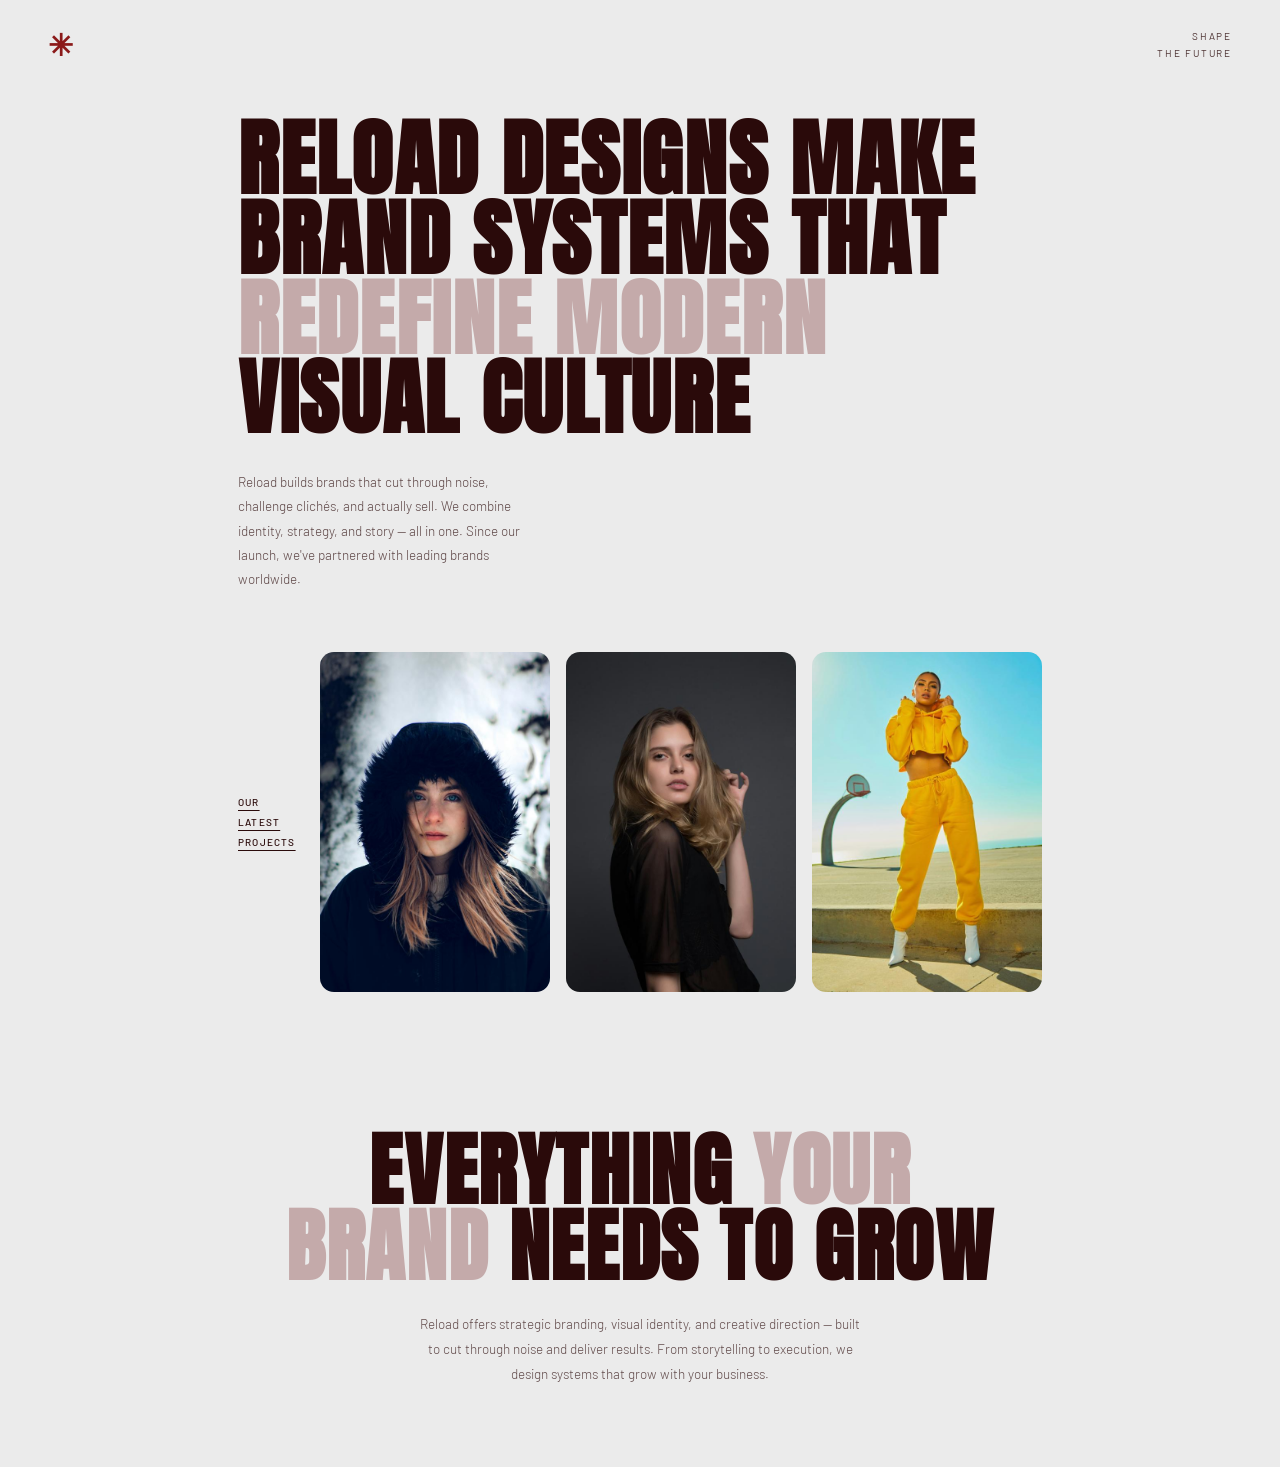
<file: index.html>
<!DOCTYPE html>
<html lang="en">
<head>
  <meta charset="UTF-8" />
  <meta name="viewport" content="width=device-width, initial-scale=1.0" />
  <title> Design 2</title>

  <link rel="preconnect" href="https://fonts.googleapis.com" />
  <link rel="preconnect" href="https://fonts.gstatic.com" crossorigin />
  <link href="https://fonts.googleapis.com/css2?family=Anton&family=Barlow:wght@300;400;500&display=swap" rel="stylesheet" />

  <style>

  
    * {
      margin: 0;
      padding: 0;
      box-sizing: border-box;
    }

  
    body {
      font-family: 'Barlow', sans-serif;
      background-color: #ebebeb;
      color: #2a0a0a;
    }

    nav {
      display: flex;
      justify-content: space-between;
      align-items: center;
      padding: 26px 48px;
      background-color: #ebebeb;
      position: sticky;
      top: 0;
      z-index: 10;
    }

    .logo {
      font-size: 30px;
      color: #8b1a1a;
      font-weight: bold;
      display: inline-block;
      
      transition: transform 0.4s ease;
    }

    .logo:hover {
      transform: rotate(45deg);
    }

    .nav-tagline {
      font-size: 10px;
      letter-spacing: 0.18em;
      text-transform: uppercase;
      text-align: right;
      line-height: 1.7;
      opacity: 0.8;
    }

    
    .hero {
      max-width: 900px;
      margin: 0 auto;
      padding: 30px 48px 60px;
    }

    .hero-title {
      font-family: 'Anton', sans-serif;
      font-size: 84px;
      line-height: 0.95;
      letter-spacing: 0.02em;
      text-transform: uppercase;
      color: #2a0a0a;
    }

  
    .hero-title span {
      color: #c4aaaa;
    }

    .hero-body {
      margin-top: 32px;
      max-width: 300px;
      font-size: 13.5px;
      line-height: 1.8;
      font-weight: 300;
      opacity: 0.72;
    }

    .gallery-section {
      max-width: 900px;
      margin: 0 auto;
      padding: 0 48px 80px;
    }

   
    .gallery-row {
      display: flex;
      align-items: flex-start;
      gap: 24px;
    }

    .side-label {
      font-size: 10px;
      font-weight: 500;
      letter-spacing: 0.12em;
      text-transform: uppercase;
      text-decoration: underline;
      text-underline-offset: 4px;
      line-height: 2;
      align-self: center;
     
    }

   
    .cards {
      display: flex;
      gap: 16px;
      flex: 1;
    }

    .card {
      flex: 1;
      height: 340px;
      border-radius: 14px;
      overflow: hidden;
    
      position: relative;
      transition: transform 0.3s ease;
    }

    .card:hover {
      transform: translateY(-8px);
 
    }

    
    .card img {
      width: 100%;
      height: 100%;
      object-fit: cover;
      object-position: center top;
      display: block;
    
    }


    .second-section {
      max-width: 900px;
      margin: 0 auto;
      padding: 60px 48px 80px;
      text-align: center;
     
    }

    .second-title {
      font-family: 'Anton', sans-serif;
      font-size: 80px;
      line-height: 0.95;
      text-transform: uppercase;
      letter-spacing: 0.02em;
      color: #2a0a0a;
    }

    .second-title span {
      color: #c4aaaa;
    }

    .second-body {
      max-width: 440px;
      margin: 28px auto 0;
      font-size: 13.5px;
      font-weight: 300;
      line-height: 1.85;
      opacity: 0.7;
    }

   
    @media (max-width: 600px) {
      nav                 { padding: 18px 24px; }
      .hero               { padding: 20px 24px 40px; }
      .hero-title         { font-size: 50px; }
      .gallery-section    { padding: 0 24px 60px; }
      .side-label         { display: none; }

      
      .gallery-row        { flex-direction: column; }
      .cards              { flex-direction: column; }
      .card               { height: 220px; }

      .second-section     { padding: 50px 24px 60px; }
      .second-title       { font-size: 48px; }
    }

  </style>
</head>

<body>

  <nav>
    <span class="logo">✳</span>
    <span class="nav-tagline">SHAPE<br>THE FUTURE</span>
  </nav>

  <main>

    <section class="hero">

    
      <h1 class="hero-title">
        RELOAD DESIGNS MAKE<br>
        BRAND SYSTEMS THAT<br>
        <span>REDEFINE MODERN</span><br>
        VISUAL CULTURE
      </h1>

      <p class="hero-body">
        Reload builds brands that cut through noise,
        challenge clichés, and actually sell. We combine
        identity, strategy, and story — all in one. Since our
        launch, we've partnered with leading brands worldwide.
      </p>

    </section>

   
    <section class="gallery-section">

      <div class="gallery-row">

        <div class="side-label">
          OUR<br>LATEST<br>PROJECTS
        </div>

        <div class="cards">

          <div class="card">
            <img
              src="[data-uri]"
              alt="Portrait in winter fur hood"
            />
          </div>

         
          <div class="card">
            <img
              src="[data-uri]"
              alt="Studio fashion portrait"
            />
          </div>

          <div class="card">
            <img
              src="[data-uri]"
              alt="Street fashion in yellow outfit"
            />
          </div>

        </div>
      </div>
    </section>

    <section class="second-section">

      <h2 class="second-title">
        EVERYTHING <span>YOUR<br>BRAND </span>NEEDS TO GROW
      </h2>

      <p class="second-body">
        Reload offers strategic branding, visual identity, and creative direction
        — built to cut through noise and deliver results. From storytelling to
        execution, we design systems that grow with your business.
      </p>

    </section>

  </main>

</body>
</html>
</file>
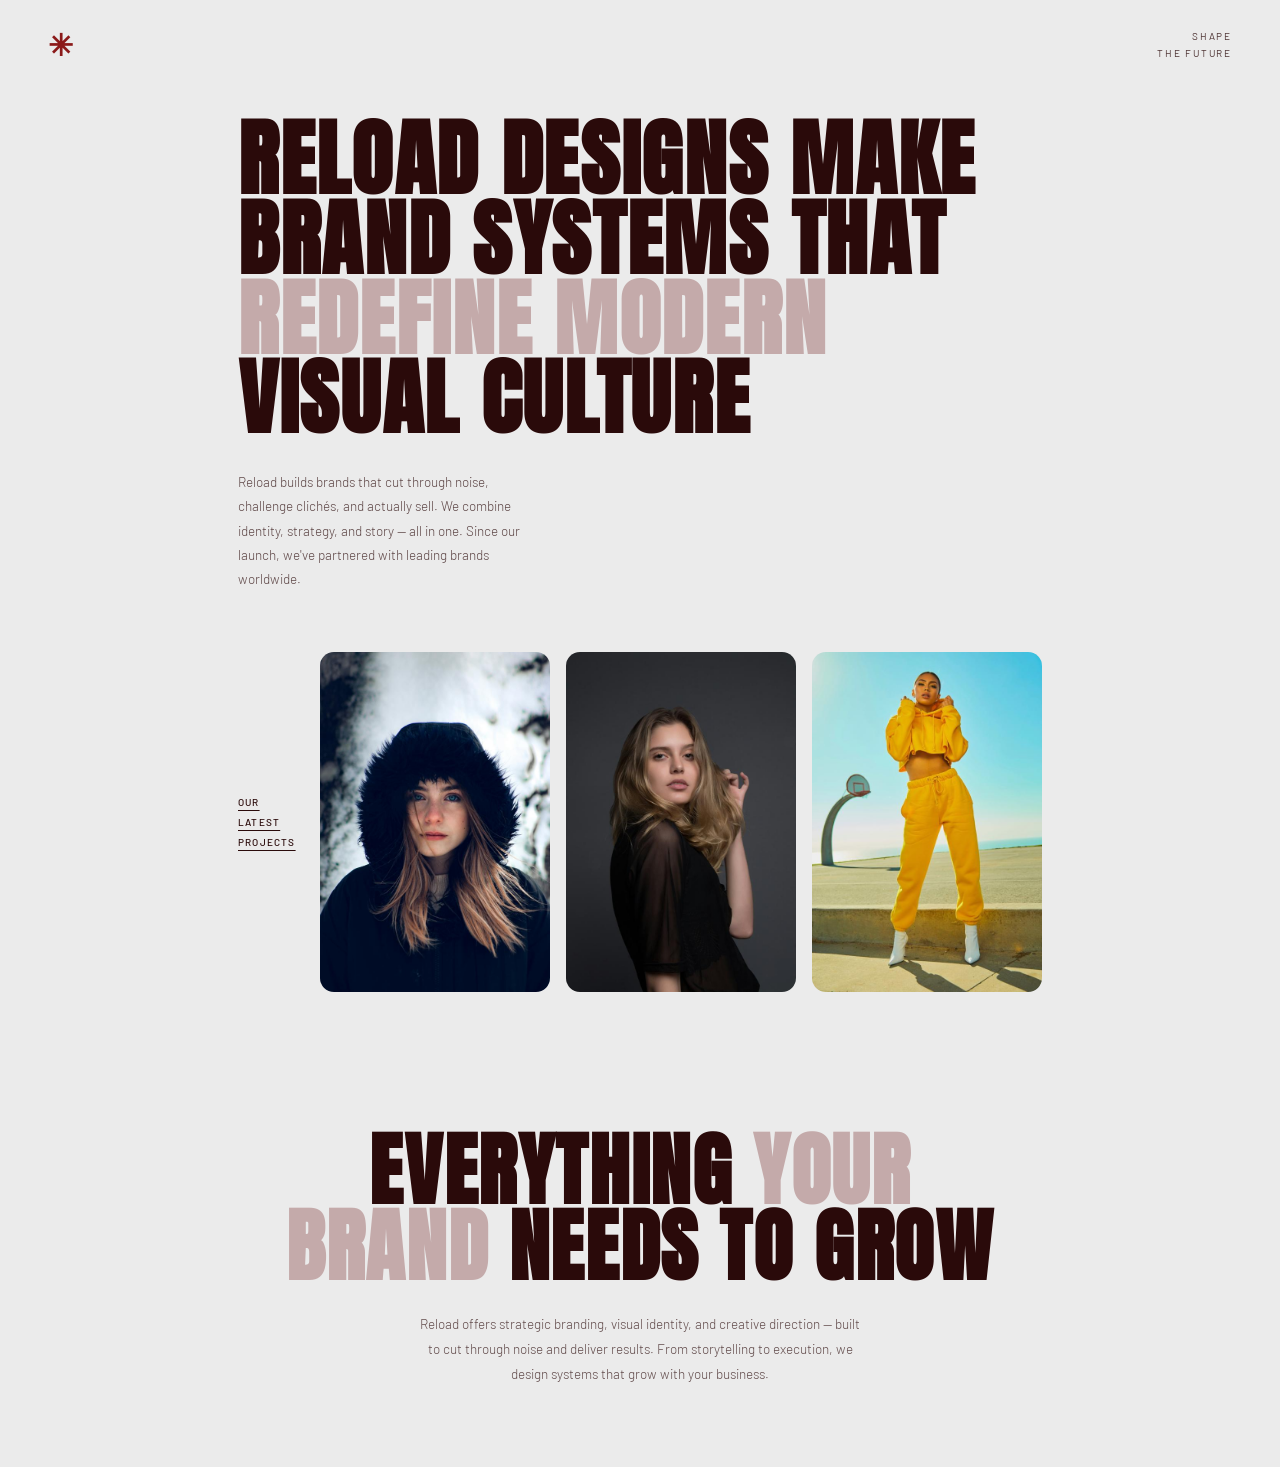
<file: design/index.html>
<!DOCTYPE html>
<html lang="en">
<head>
  <meta charset="UTF-8" />
  <meta name="viewport" content="width=device-width, initial-scale=1.0" />
  <title> Design 2</title>

  <link rel="preconnect" href="https://fonts.googleapis.com" />
  <link rel="preconnect" href="https://fonts.gstatic.com" crossorigin />
  <link href="https://fonts.googleapis.com/css2?family=Anton&family=Barlow:wght@300;400;500&display=swap" rel="stylesheet" />

  <style>

  
    * {
      margin: 0;
      padding: 0;
      box-sizing: border-box;
    }

  
    body {
      font-family: 'Barlow', sans-serif;
      background-color: #ebebeb;
      color: #2a0a0a;
    }

    nav {
      display: flex;
      justify-content: space-between;
      align-items: center;
      padding: 26px 48px;
      background-color: #ebebeb;
      position: sticky;
      top: 0;
      z-index: 10;
    }

    .logo {
      font-size: 30px;
      color: #8b1a1a;
      font-weight: bold;
      display: inline-block;
      
      transition: transform 0.4s ease;
    }

    .logo:hover {
      transform: rotate(45deg);
    }

    .nav-tagline {
      font-size: 10px;
      letter-spacing: 0.18em;
      text-transform: uppercase;
      text-align: right;
      line-height: 1.7;
      opacity: 0.8;
    }

    
    .hero {
      max-width: 900px;
      margin: 0 auto;
      padding: 30px 48px 60px;
    }

    .hero-title {
      font-family: 'Anton', sans-serif;
      font-size: 84px;
      line-height: 0.95;
      letter-spacing: 0.02em;
      text-transform: uppercase;
      color: #2a0a0a;
    }

  
    .hero-title span {
      color: #c4aaaa;
    }

    .hero-body {
      margin-top: 32px;
      max-width: 300px;
      font-size: 13.5px;
      line-height: 1.8;
      font-weight: 300;
      opacity: 0.72;
    }

    .gallery-section {
      max-width: 900px;
      margin: 0 auto;
      padding: 0 48px 80px;
    }

   
    .gallery-row {
      display: flex;
      align-items: flex-start;
      gap: 24px;
    }

    .side-label {
      font-size: 10px;
      font-weight: 500;
      letter-spacing: 0.12em;
      text-transform: uppercase;
      text-decoration: underline;
      text-underline-offset: 4px;
      line-height: 2;
      align-self: center;
     
    }

   
    .cards {
      display: flex;
      gap: 16px;
      flex: 1;
    }

    .card {
      flex: 1;
      height: 340px;
      border-radius: 14px;
      overflow: hidden;
    
      position: relative;
      transition: transform 0.3s ease;
    }

    .card:hover {
      transform: translateY(-8px);
 
    }

    
    .card img {
      width: 100%;
      height: 100%;
      object-fit: cover;
      object-position: center top;
      display: block;
    
    }


    .second-section {
      max-width: 900px;
      margin: 0 auto;
      padding: 60px 48px 80px;
      text-align: center;
     
    }

    .second-title {
      font-family: 'Anton', sans-serif;
      font-size: 80px;
      line-height: 0.95;
      text-transform: uppercase;
      letter-spacing: 0.02em;
      color: #2a0a0a;
    }

    .second-title span {
      color: #c4aaaa;
    }

    .second-body {
      max-width: 440px;
      margin: 28px auto 0;
      font-size: 13.5px;
      font-weight: 300;
      line-height: 1.85;
      opacity: 0.7;
    }

   
    @media (max-width: 600px) {
      nav                 { padding: 18px 24px; }
      .hero               { padding: 20px 24px 40px; }
      .hero-title         { font-size: 50px; }
      .gallery-section    { padding: 0 24px 60px; }
      .side-label         { display: none; }

      
      .gallery-row        { flex-direction: column; }
      .cards              { flex-direction: column; }
      .card               { height: 220px; }

      .second-section     { padding: 50px 24px 60px; }
      .second-title       { font-size: 48px; }
    }

  </style>
</head>

<body>

  <nav>
    <span class="logo">✳</span>
    <span class="nav-tagline">SHAPE<br>THE FUTURE</span>
  </nav>

  <main>

    <section class="hero">

    
      <h1 class="hero-title">
        RELOAD DESIGNS MAKE<br>
        BRAND SYSTEMS THAT<br>
        <span>REDEFINE MODERN</span><br>
        VISUAL CULTURE
      </h1>

      <p class="hero-body">
        Reload builds brands that cut through noise,
        challenge clichés, and actually sell. We combine
        identity, strategy, and story — all in one. Since our
        launch, we've partnered with leading brands worldwide.
      </p>

    </section>

   
    <section class="gallery-section">

      <div class="gallery-row">

        <div class="side-label">
          OUR<br>LATEST<br>PROJECTS
        </div>

        <div class="cards">

          <div class="card">
            <img
              src="[data-uri]"
              alt="Portrait in winter fur hood"
            />
          </div>

         
          <div class="card">
            <img
              src="[data-uri]"
              alt="Studio fashion portrait"
            />
          </div>

          <div class="card">
            <img
              src="[data-uri]"
              alt="Street fashion in yellow outfit"
            />
          </div>

        </div>
      </div>
    </section>

    <section class="second-section">

      <h2 class="second-title">
        EVERYTHING <span>YOUR<br>BRAND </span>NEEDS TO GROW
      </h2>

      <p class="second-body">
        Reload offers strategic branding, visual identity, and creative direction
        — built to cut through noise and deliver results. From storytelling to
        execution, we design systems that grow with your business.
      </p>

    </section>

  </main>

</body>
</html>
</file>
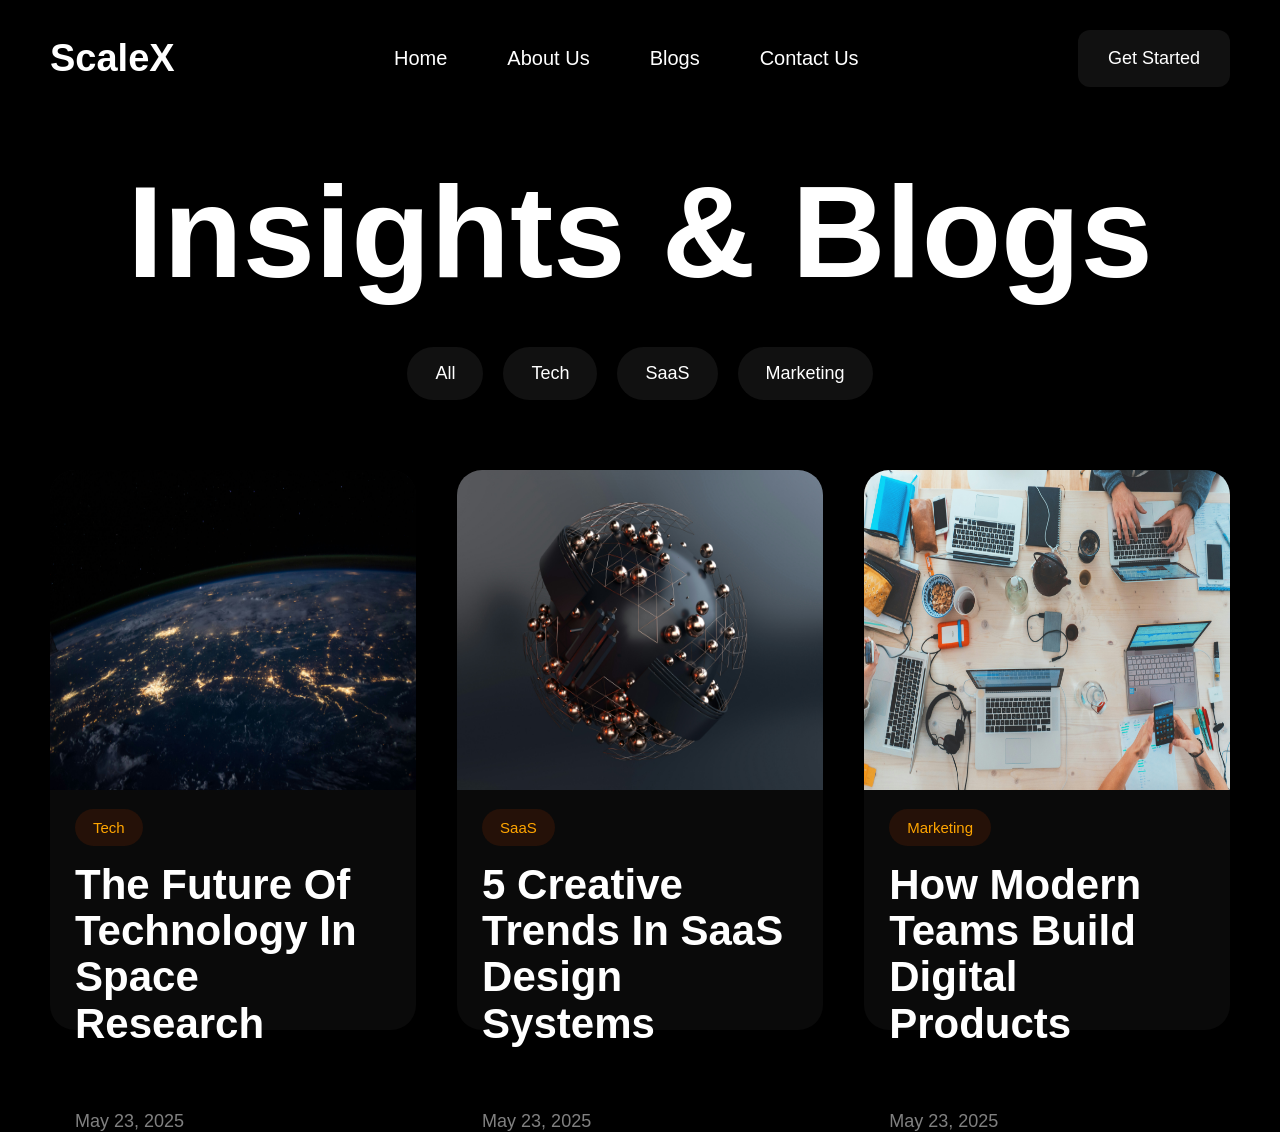
<file: index1.html>
<!DOCTYPE html>
<html lang="en">
<head>
    <meta charset="UTF-8">
    <meta name="viewport" content="width=device-width, initial-scale=1.0">
    <title>ScaleX</title>

    <link rel="stylesheet" href="style1.css">
</head>
<body>


    <!-- ================= NAVBAR ================= -->

    <div class="navbar">

        <div class="logo">
            ScaleX
        </div>

        <div class="menu">

            <a href="#">Home</a>
            <a href="#">About Us</a>
            <a href="#">Blogs</a>
            <a href="#">Contact Us</a>

        </div>

        <button class="btn">
            Get Started
        </button>

    </div>





    <!-- ================= HERO ================= -->

    <div class="hero">

        <h1>Insights & Blogs</h1>

        <div class="categories">

            <button class="active">
                All
            </button>

            <button class="normal-btn">
                Tech
            </button>

            <button class="normal-btn">
                SaaS
            </button>

            <button class="normal-btn">
                Marketing
            </button>

        </div>

    </div>





    <!-- ================= CARDS ================= -->

    <div class="cards-section">



        <!-- CARD 1 -->

        <div class="card">

            <img src="nasa.jpg" alt="space">

            <div class="content">

                <span class="tag">
                    Tech
                </span>

                <h2>
                    The Future Of Technology In Space Research
                </h2>

                <p>
                    May 23, 2025
                </p>

            </div>

        </div>





        <!-- CARD 2 -->

        <div class="card">

            <img src="design.jpg" alt="design">

            <div class="content">

                <span class="tag">
                    SaaS
                </span>

                <h2>
                    5 Creative Trends In SaaS Design Systems
                </h2>

                <p>
                    May 23, 2025
                </p>

            </div>

        </div>





        <!-- CARD 3 -->

        <div class="card">

            <img src="team.jpg" alt="workspace">

            <div class="content">

                <span class="tag">
                    Marketing
                </span>

                <h2>
                    How Modern Teams Build Digital Products
                </h2>

                <p>
                    May 23, 2025
                </p>

            </div>

        </div>

    </div>

</body>
</html>
</file>
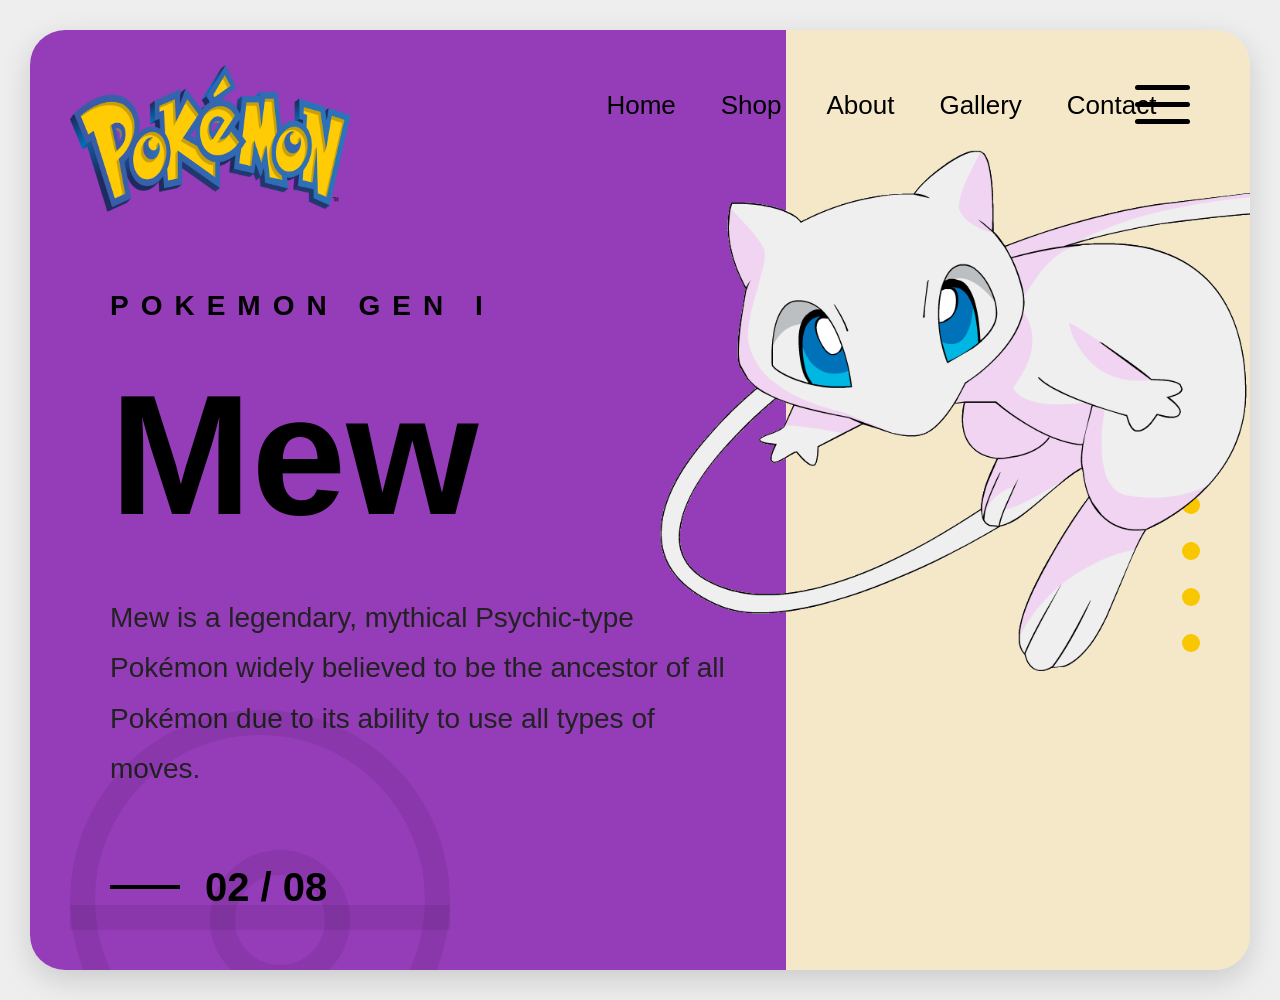
<file: index3.html>
<!DOCTYPE html>
<html lang="en">
<head>
    <meta charset="UTF-8">
    <meta name="viewport" content="width=device-width, initial-scale=1.0">
    <title>Mew Pokemon UI</title>

    <link rel="stylesheet" href="style3.css">
</head>
<body>



    <!-- MAIN CONTAINER -->

    <div class="container">



        <!-- LEFT SIDE -->

        <div class="left-side">

            <!-- LOGO -->

      <div class="logo">

    <img src="./pokemon-logo-png-1423.png">

</div>



            <!-- TEXT CONTENT -->

            <div class="content">

                <h3>POKEMON GEN I</h3>

                <h1>Mew</h1>

                <p>
                    Mew is a legendary, mythical Psychic-type Pokémon
                    widely believed to be the ancestor of all Pokémon
                    due to its ability to use all types of moves.
                </p>



                <!-- NUMBER -->

                <div class="number">

                    <div class="line"></div>

                    <span>02 / 08</span>

                </div>

            </div>



            <!-- POKEBALL -->

            <div class="circle"></div>

        </div>





        <!-- RIGHT SIDE -->

        <div class="right-side">

            <!-- MENU -->

            <div class="menu">

                <a href="#">Home</a>
                <a href="#">Shop</a>
                <a href="#">About</a>
                <a href="#">Gallery</a>
                <a href="#">Contact</a>

            </div>



            <!-- MENU ICON -->

            <div class="menu-icon">

                <span></span>
                <span></span>
                <span></span>

            </div>



            <!-- DOTS -->

            <div class="dots">

                <div class="black"></div>

                <div></div>
                <div></div>
                <div></div>
                <div></div>

            </div>

        </div>





        <!-- MEW IMAGE -->

        <div class="pokemon-image">

            <img src="Mew-Pokemon-PNG-Pic.png" alt="Mew">

        </div>

    </div>

</body>
</html>
</file>
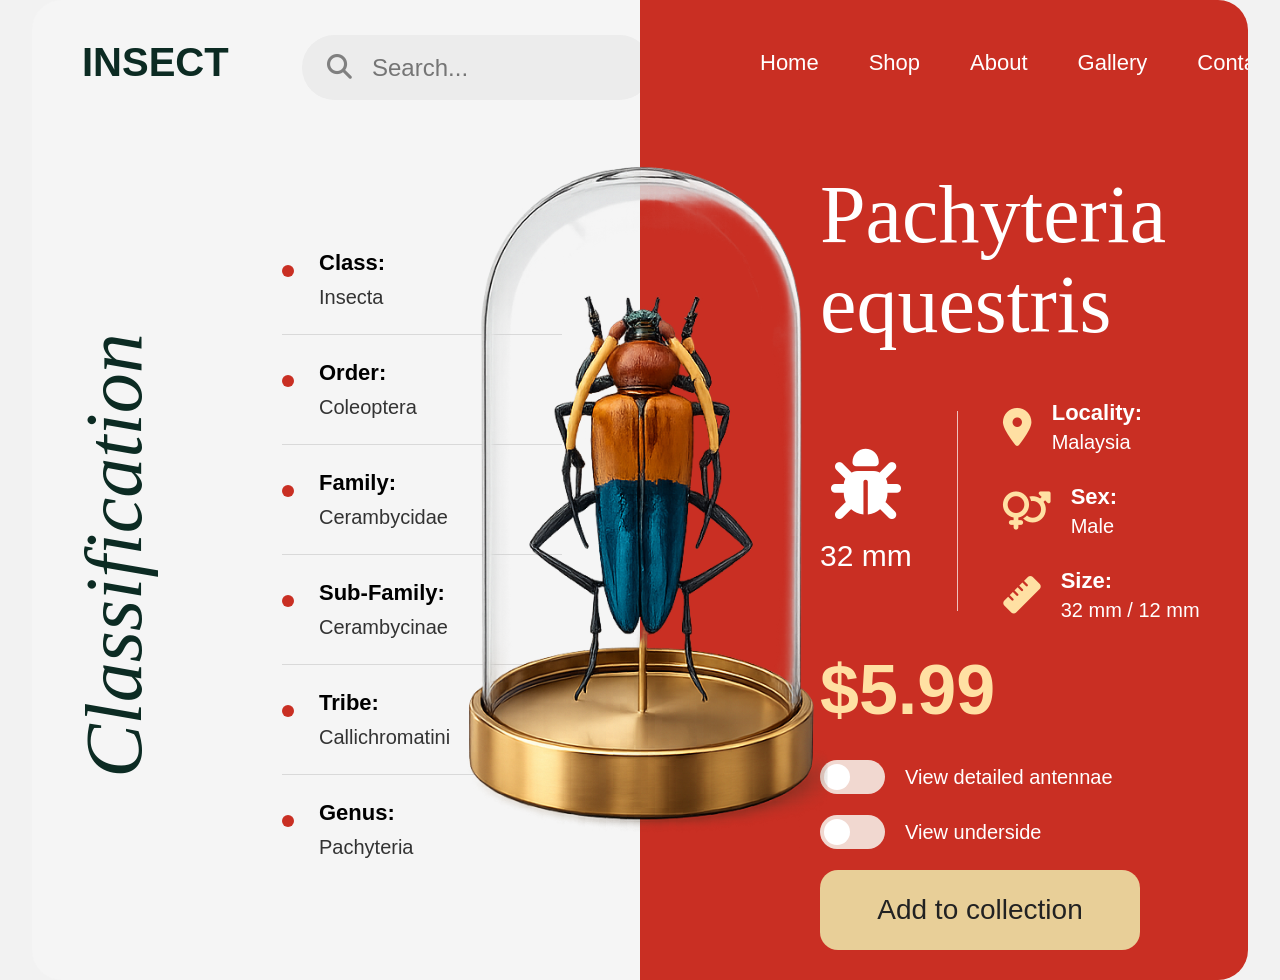
<file: index4.html>
<!DOCTYPE html>
<html lang="en">
<head>
    <meta charset="UTF-8">
    <meta name="viewport" content="width=device-width, initial-scale=1.0">
    <title>Insect UI</title>

    <link rel="stylesheet" href="style4.css">

    <link rel="stylesheet"
    href="https://cdnjs.cloudflare.com/ajax/libs/font-awesome/6.5.1/css/all.min.css">
</head>
<body>



    <!-- CONTAINER -->

    <div class="container">



        <!-- LEFT SIDE -->

        <div class="left-side">

            <!-- LOGO -->

            <div class="logo">
                INSECT
            </div>



            <!-- SEARCH -->

            <div class="search-box">

                <i class="fa-solid fa-magnifying-glass"></i>

                <input type="text" placeholder="Search...">

            </div>



            <!-- CLASSIFICATION -->

            <div class="classification">

                <h1>Classification</h1>

            </div>



            <!-- INFO -->

            <div class="info">



                <div class="item">

                    <span class="dot"></span>

                    <div class="text">

                        <h2>Class:</h2>
                        <p>Insecta</p>

                    </div>

                </div>

                <div class="line"></div>





                <div class="item">

                    <span class="dot"></span>

                    <div class="text">

                        <h2>Order:</h2>
                        <p>Coleoptera</p>

                    </div>

                </div>

                <div class="line"></div>





                <div class="item">

                    <span class="dot"></span>

                    <div class="text">

                        <h2>Family:</h2>
                        <p>Cerambycidae</p>

                    </div>

                </div>

                <div class="line"></div>





                <div class="item">

                    <span class="dot"></span>

                    <div class="text">

                        <h2>Sub-Family:</h2>
                        <p>Cerambycinae</p>

                    </div>

                </div>

                <div class="line"></div>





                <div class="item">

                    <span class="dot"></span>

                    <div class="text">

                        <h2>Tribe:</h2>
                        <p>Callichromatini</p>

                    </div>

                </div>

                <div class="line"></div>





                <div class="item">

                    <span class="dot"></span>

                    <div class="text">

                        <h2>Genus:</h2>
                        <p>Pachyteria</p>

                    </div>

                </div>

            </div>

        </div>





        <!-- RIGHT SIDE -->

        <div class="right-side">



            <!-- MENU -->

            <div class="menu">

                <a href="#">Home</a>
                <a href="#">Shop</a>
                <a href="#">About</a>
                <a href="#">Gallery</a>
                <a href="#">Contact</a>

            </div>





            <!-- TITLE -->

            <div class="title">

                <h1>
                    Pachyteria <br>
                    equestris
                </h1>

            </div>





            <!-- DETAILS -->

            <div class="details">



                <!-- LEFT DETAILS -->

                <div class="left-details">

                    <i class="fa-solid fa-bug"></i>

                    <p>32 mm</p>

                </div>



                <!-- VERTICAL LINE -->

                <div class="vertical-line"></div>



                <!-- RIGHT DETAILS -->

                <div class="right-details">



                    <div class="detail-item">

                        <i class="fa-solid fa-location-dot"></i>

                        <div>

                            <h3>Locality:</h3>
                            <p>Malaysia</p>

                        </div>

                    </div>





                    <div class="detail-item">

                        <i class="fa-solid fa-venus-mars"></i>

                        <div>

                            <h3>Sex:</h3>
                            <p>Male</p>

                        </div>

                    </div>





                    <div class="detail-item">

                        <i class="fa-solid fa-ruler"></i>

                        <div>

                            <h3>Size:</h3>
                            <p>32 mm / 12 mm</p>

                        </div>

                    </div>

                </div>

            </div>





            <!-- PRICE -->

            <div class="price">
                $5.99
            </div>





            <!-- TOGGLE 1 -->

            <div class="toggle-box first-toggle">

                <div class="toggle">

                    <div class="circle"></div>

                </div>

                <p>View detailed antennae</p>

            </div>





            <!-- TOGGLE 2 -->

            <div class="toggle-box second-toggle">

                <div class="toggle">

                    <div class="circle"></div>

                </div>

                <p>View underside</p>

            </div>





            <!-- BUTTON -->

            <button class="btn">
                Add to collection
            </button>

        </div>





        <!-- CENTER IMAGE -->

        <div class="center-image">

            <img src="insect.png" alt="insect">

        </div>

    </div>

</body>
</html>
</file>
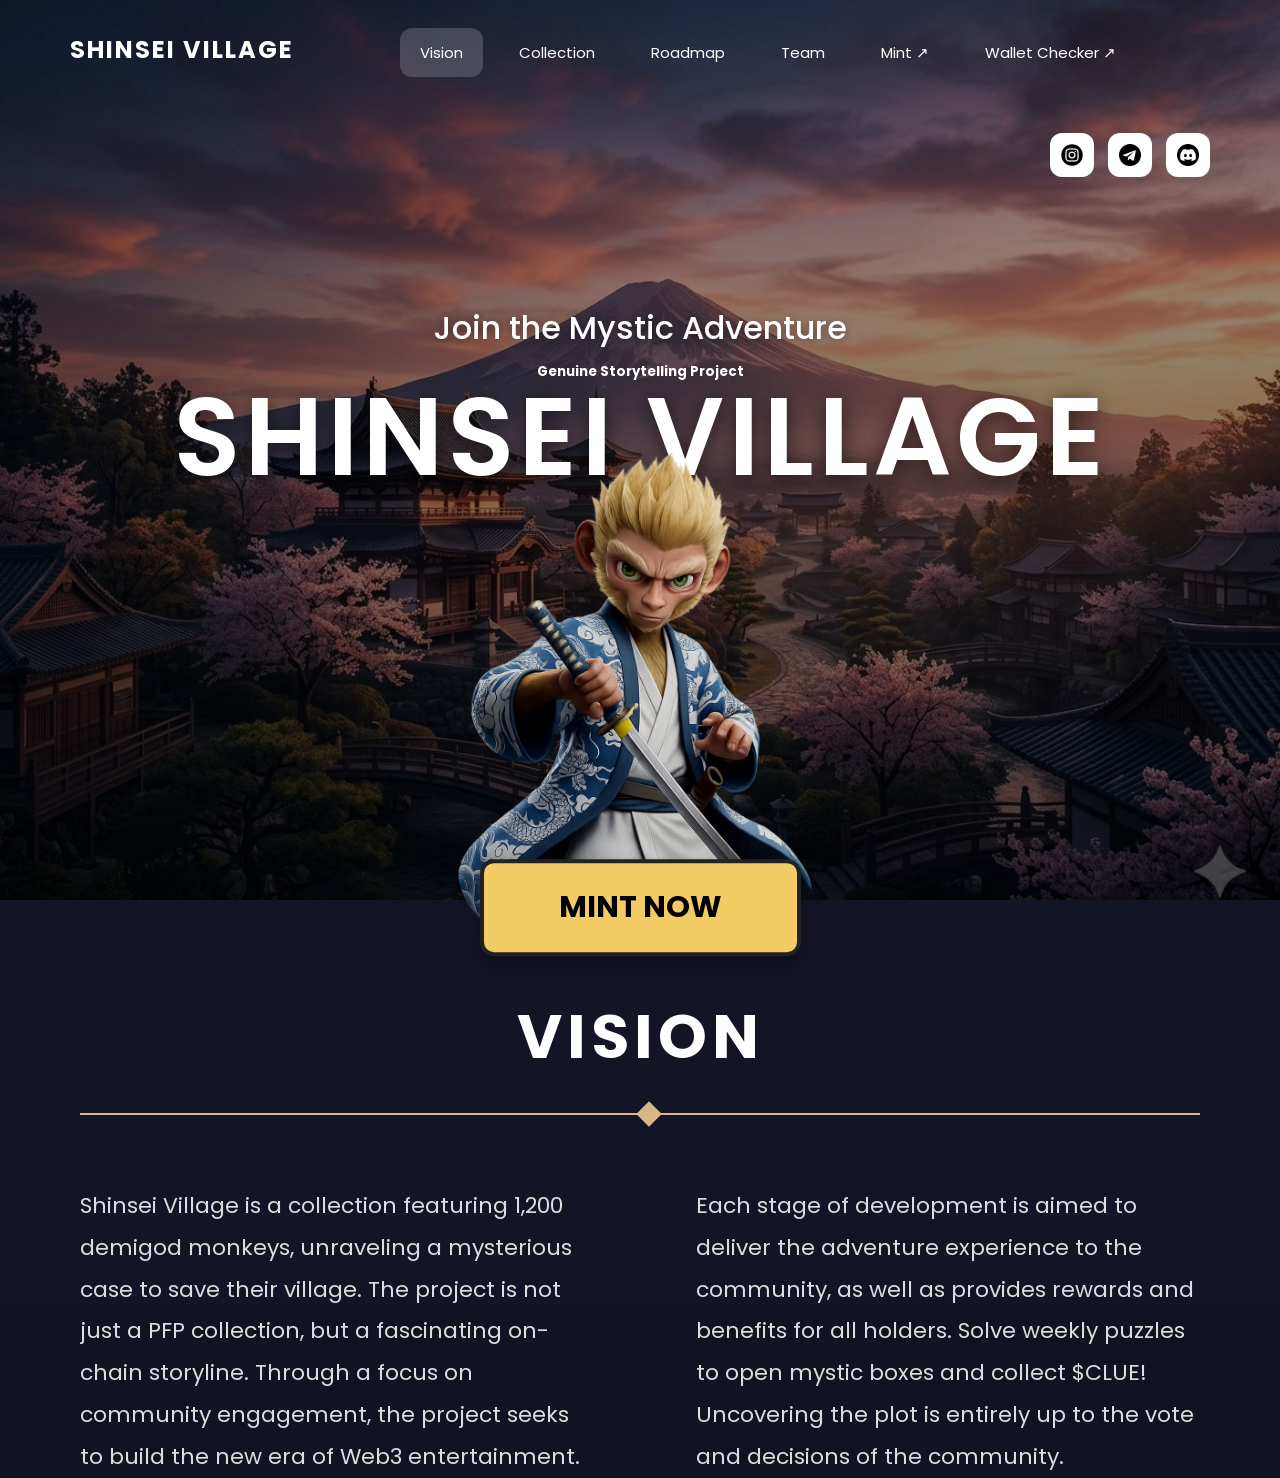
<file: index5.html>
<!DOCTYPE html>
<html lang="en">

<head>
  <meta charset="UTF-8">
  <title>Shinsei Village</title>

  <link rel="preconnect" href="https://fonts.googleapis.com">
  <link rel="preconnect" href="https://fonts.gstatic.com" crossorigin>

  <link href="https://fonts.googleapis.com/css2?family=Poppins:wght@300;400;500;600;700&display=swap"
    rel="stylesheet">

  <link rel="stylesheet" href="style5.css">
</head>

<body>

  <!-- HERO SECTION -->
  <section class="hero">

    <!-- NAVBAR -->
    <nav>

      <div class="logo">
        SHINSEI VILLAGE
      </div>

      <div class="nav-links">
        <a href="#" class="active">Vision</a>
        <a href="#">Collection</a>
        <a href="#">Roadmap</a>
        <a href="#">Team</a>
        <a href="#">Mint ↗</a>
        <a href="#">Wallet Checker ↗</a>
      </div>

      <div class="social-icons">

        <a href="#">
          <img src="instagram.png" alt="">
        </a>

        <a href="#">
          <img src="telegram.png" alt="">
        </a>

        <a href="#">
          <img src="discord.png" alt="">
        </a>

      </div>

    </nav>


    <!-- HERO CONTENT -->
    <div class="hero-content">

      <h3>Join the Mystic Adventure </br> 
      <h5>Genuine Storytelling Project</h5>


      </h3>

      <h1>
        SHINSEI VILLAGE
      </h1>

      <!-- CHARACTER -->
      <img src="ChatGPT Image May 11, 2026, 07_26_05 AM.png" class="character">


      <!-- BUTTON -->
      <a href="#" class="mint-btn">MINT NOW</a>

    </div>

  </section>


  <!-- VISION SECTION -->
  <section class="vision">

    <h2>VISION</h2>

    <div class="line">
      <div class="diamond"></div>
    </div>


    <div class="vision-container">

      <div class="box left-box">
        <p>
          Shinsei Village is a collection featuring 1,200 demigod monkeys,
          unraveling a mysterious case to save their village. The project is
          not just a PFP collection, but a fascinating on-chain storyline.
          Through a focus on community engagement, the project seeks to build
          the new era of Web3 entertainment.
        </p>
      </div>


      <div class="box right-box">
        <p>
          Each stage of development is aimed to deliver the adventure
          experience to the community, as well as provides rewards and
          benefits for all holders. Solve weekly puzzles to open mystic
          boxes and collect $CLUE! Uncovering the plot is entirely up to
          the vote and decisions of the community.
        </p>
      </div>

    </div>

  </section>

</body>
</html>
</file>
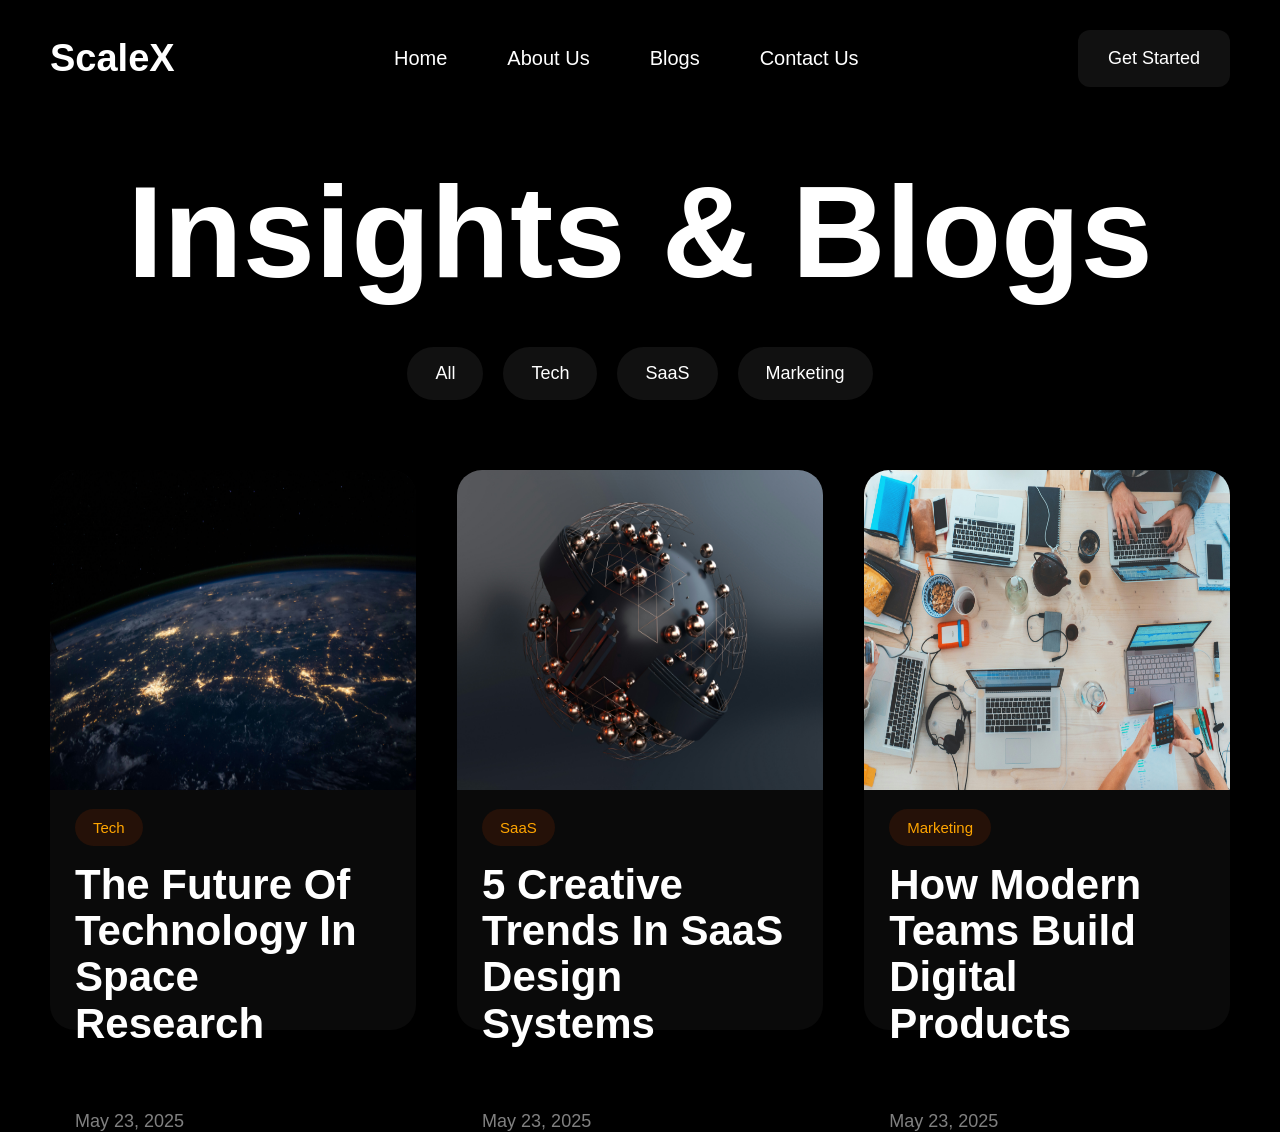
<file: design2/index1.html>
<!DOCTYPE html>
<html lang="en">
<head>
    <meta charset="UTF-8">
    <meta name="viewport" content="width=device-width, initial-scale=1.0">
    <title>ScaleX</title>

    <link rel="stylesheet" href="style1.css">
</head>
<body>


    <!-- ================= NAVBAR ================= -->

    <div class="navbar">

        <div class="logo">
            ScaleX
        </div>

        <div class="menu">

            <a href="#">Home</a>
            <a href="#">About Us</a>
            <a href="#">Blogs</a>
            <a href="#">Contact Us</a>

        </div>

        <button class="btn">
            Get Started
        </button>

    </div>





    <!-- ================= HERO ================= -->

    <div class="hero">

        <h1>Insights & Blogs</h1>

        <div class="categories">

            <button class="active">
                All
            </button>

            <button class="normal-btn">
                Tech
            </button>

            <button class="normal-btn">
                SaaS
            </button>

            <button class="normal-btn">
                Marketing
            </button>

        </div>

    </div>





    <!-- ================= CARDS ================= -->

    <div class="cards-section">



        <!-- CARD 1 -->

        <div class="card">

            <img src="nasa.jpg" alt="space">

            <div class="content">

                <span class="tag">
                    Tech
                </span>

                <h2>
                    The Future Of Technology In Space Research
                </h2>

                <p>
                    May 23, 2025
                </p>

            </div>

        </div>





        <!-- CARD 2 -->

        <div class="card">

            <img src="design.jpg" alt="design">

            <div class="content">

                <span class="tag">
                    SaaS
                </span>

                <h2>
                    5 Creative Trends In SaaS Design Systems
                </h2>

                <p>
                    May 23, 2025
                </p>

            </div>

        </div>





        <!-- CARD 3 -->

        <div class="card">

            <img src="team.jpg" alt="workspace">

            <div class="content">

                <span class="tag">
                    Marketing
                </span>

                <h2>
                    How Modern Teams Build Digital Products
                </h2>

                <p>
                    May 23, 2025
                </p>

            </div>

        </div>

    </div>

</body>
</html>
</file>
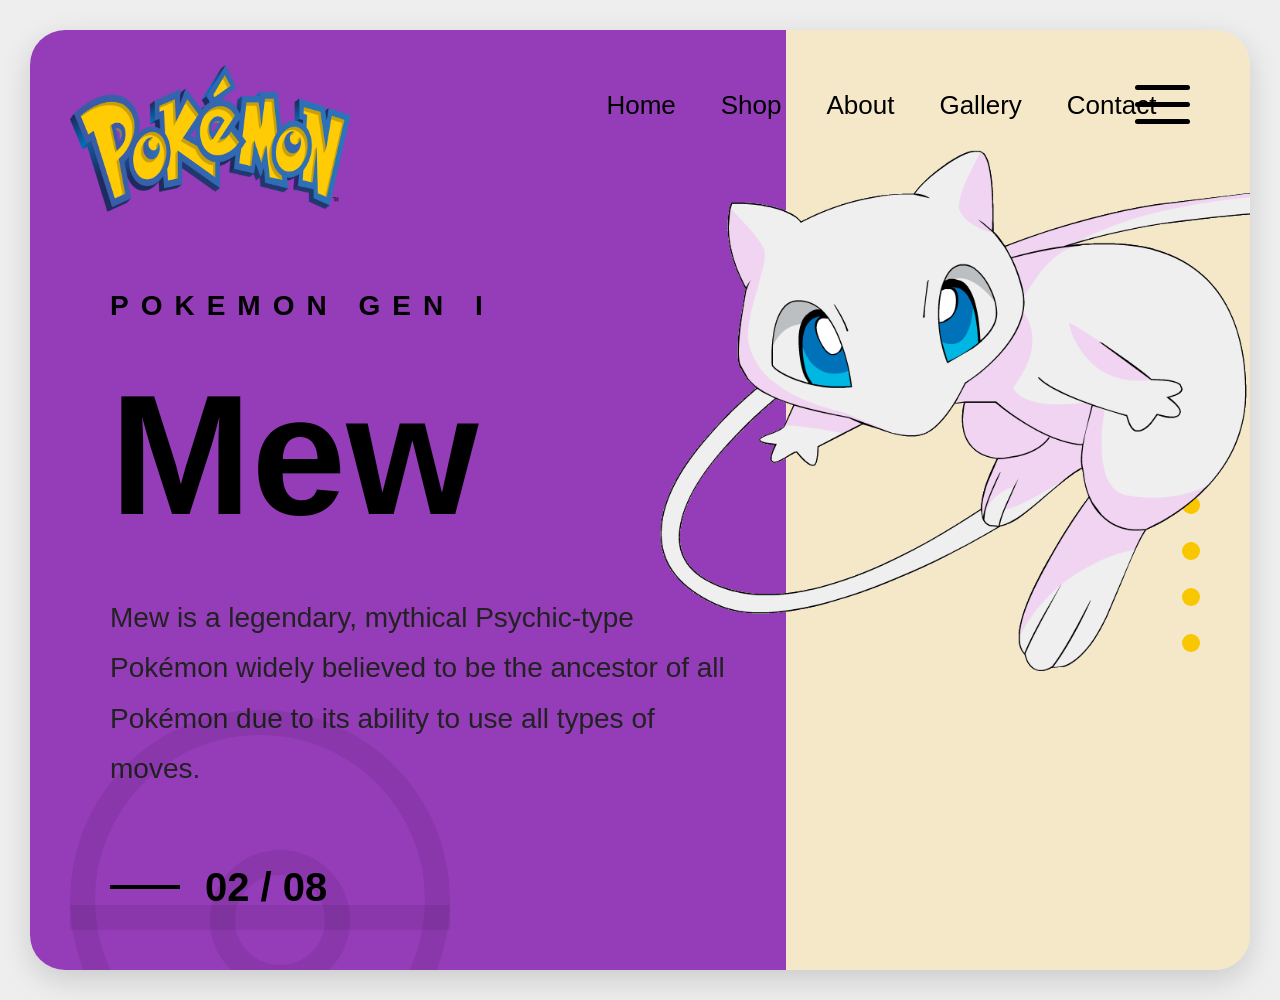
<file: design3/index3.html>
<!DOCTYPE html>
<html lang="en">
<head>
    <meta charset="UTF-8">
    <meta name="viewport" content="width=device-width, initial-scale=1.0">
    <title>Mew Pokemon UI</title>

    <link rel="stylesheet" href="style3.css">
</head>
<body>



    <!-- MAIN CONTAINER -->

    <div class="container">



        <!-- LEFT SIDE -->

        <div class="left-side">

            <!-- LOGO -->

      <div class="logo">

    <img src="./pokemon-logo-png-1423.png">

</div>



            <!-- TEXT CONTENT -->

            <div class="content">

                <h3>POKEMON GEN I</h3>

                <h1>Mew</h1>

                <p>
                    Mew is a legendary, mythical Psychic-type Pokémon
                    widely believed to be the ancestor of all Pokémon
                    due to its ability to use all types of moves.
                </p>



                <!-- NUMBER -->

                <div class="number">

                    <div class="line"></div>

                    <span>02 / 08</span>

                </div>

            </div>



            <!-- POKEBALL -->

            <div class="circle"></div>

        </div>





        <!-- RIGHT SIDE -->

        <div class="right-side">

            <!-- MENU -->

            <div class="menu">

                <a href="#">Home</a>
                <a href="#">Shop</a>
                <a href="#">About</a>
                <a href="#">Gallery</a>
                <a href="#">Contact</a>

            </div>



            <!-- MENU ICON -->

            <div class="menu-icon">

                <span></span>
                <span></span>
                <span></span>

            </div>



            <!-- DOTS -->

            <div class="dots">

                <div class="black"></div>

                <div></div>
                <div></div>
                <div></div>
                <div></div>

            </div>

        </div>





        <!-- MEW IMAGE -->

        <div class="pokemon-image">

            <img src="Mew-Pokemon-PNG-Pic.png" alt="Mew">

        </div>

    </div>

</body>
</html>
</file>
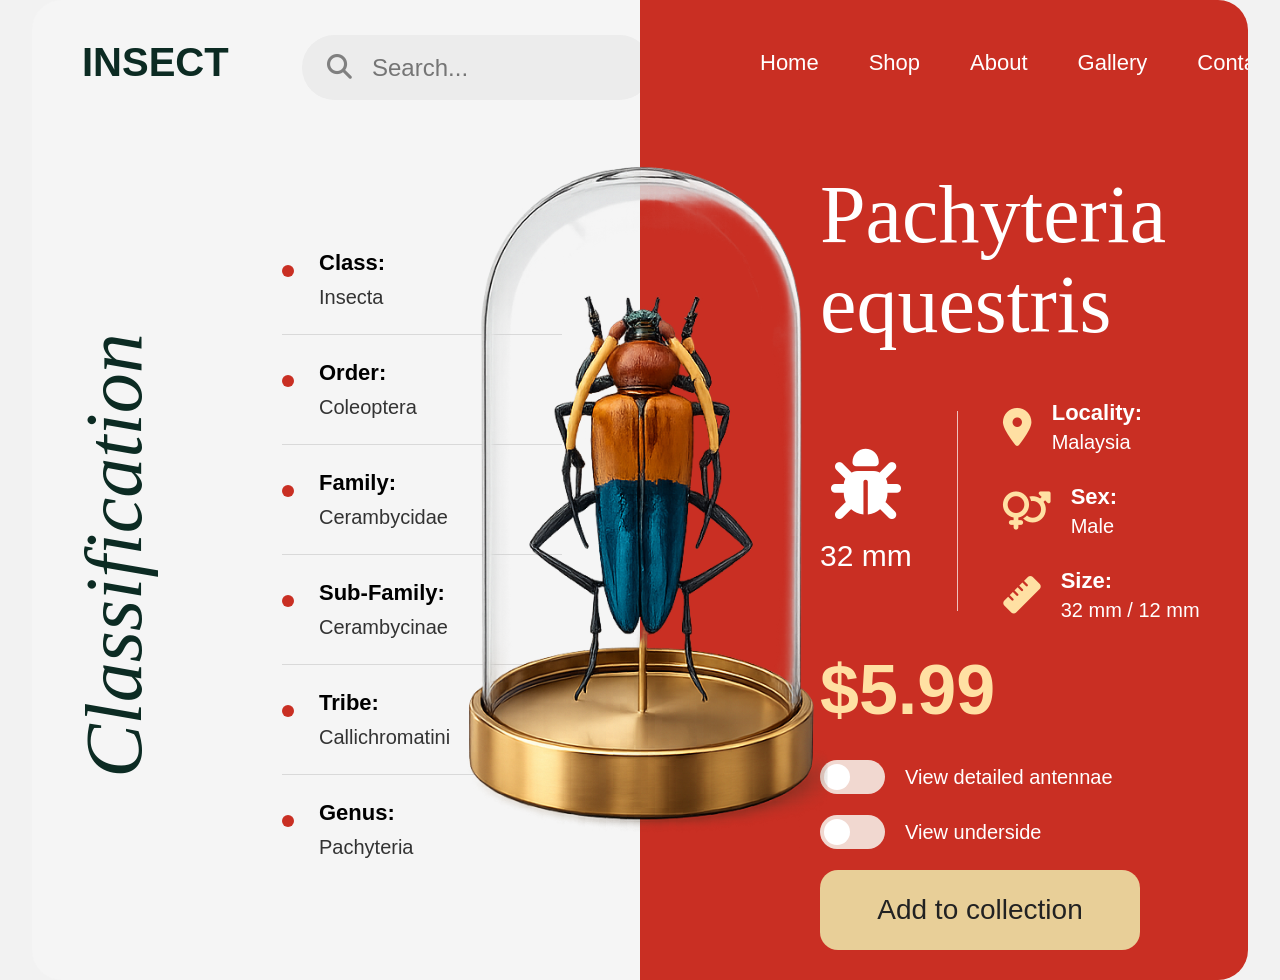
<file: design4/index4.html>
<!DOCTYPE html>
<html lang="en">
<head>
    <meta charset="UTF-8">
    <meta name="viewport" content="width=device-width, initial-scale=1.0">
    <title>Insect UI</title>

    <link rel="stylesheet" href="style4.css">

    <link rel="stylesheet"
    href="https://cdnjs.cloudflare.com/ajax/libs/font-awesome/6.5.1/css/all.min.css">
</head>
<body>



    <!-- CONTAINER -->

    <div class="container">



        <!-- LEFT SIDE -->

        <div class="left-side">

            <!-- LOGO -->

            <div class="logo">
                INSECT
            </div>



            <!-- SEARCH -->

            <div class="search-box">

                <i class="fa-solid fa-magnifying-glass"></i>

                <input type="text" placeholder="Search...">

            </div>



            <!-- CLASSIFICATION -->

            <div class="classification">

                <h1>Classification</h1>

            </div>



            <!-- INFO -->

            <div class="info">



                <div class="item">

                    <span class="dot"></span>

                    <div class="text">

                        <h2>Class:</h2>
                        <p>Insecta</p>

                    </div>

                </div>

                <div class="line"></div>





                <div class="item">

                    <span class="dot"></span>

                    <div class="text">

                        <h2>Order:</h2>
                        <p>Coleoptera</p>

                    </div>

                </div>

                <div class="line"></div>





                <div class="item">

                    <span class="dot"></span>

                    <div class="text">

                        <h2>Family:</h2>
                        <p>Cerambycidae</p>

                    </div>

                </div>

                <div class="line"></div>





                <div class="item">

                    <span class="dot"></span>

                    <div class="text">

                        <h2>Sub-Family:</h2>
                        <p>Cerambycinae</p>

                    </div>

                </div>

                <div class="line"></div>





                <div class="item">

                    <span class="dot"></span>

                    <div class="text">

                        <h2>Tribe:</h2>
                        <p>Callichromatini</p>

                    </div>

                </div>

                <div class="line"></div>





                <div class="item">

                    <span class="dot"></span>

                    <div class="text">

                        <h2>Genus:</h2>
                        <p>Pachyteria</p>

                    </div>

                </div>

            </div>

        </div>





        <!-- RIGHT SIDE -->

        <div class="right-side">



            <!-- MENU -->

            <div class="menu">

                <a href="#">Home</a>
                <a href="#">Shop</a>
                <a href="#">About</a>
                <a href="#">Gallery</a>
                <a href="#">Contact</a>

            </div>





            <!-- TITLE -->

            <div class="title">

                <h1>
                    Pachyteria <br>
                    equestris
                </h1>

            </div>





            <!-- DETAILS -->

            <div class="details">



                <!-- LEFT DETAILS -->

                <div class="left-details">

                    <i class="fa-solid fa-bug"></i>

                    <p>32 mm</p>

                </div>



                <!-- VERTICAL LINE -->

                <div class="vertical-line"></div>



                <!-- RIGHT DETAILS -->

                <div class="right-details">



                    <div class="detail-item">

                        <i class="fa-solid fa-location-dot"></i>

                        <div>

                            <h3>Locality:</h3>
                            <p>Malaysia</p>

                        </div>

                    </div>





                    <div class="detail-item">

                        <i class="fa-solid fa-venus-mars"></i>

                        <div>

                            <h3>Sex:</h3>
                            <p>Male</p>

                        </div>

                    </div>





                    <div class="detail-item">

                        <i class="fa-solid fa-ruler"></i>

                        <div>

                            <h3>Size:</h3>
                            <p>32 mm / 12 mm</p>

                        </div>

                    </div>

                </div>

            </div>





            <!-- PRICE -->

            <div class="price">
                $5.99
            </div>





            <!-- TOGGLE 1 -->

            <div class="toggle-box first-toggle">

                <div class="toggle">

                    <div class="circle"></div>

                </div>

                <p>View detailed antennae</p>

            </div>





            <!-- TOGGLE 2 -->

            <div class="toggle-box second-toggle">

                <div class="toggle">

                    <div class="circle"></div>

                </div>

                <p>View underside</p>

            </div>





            <!-- BUTTON -->

            <button class="btn">
                Add to collection
            </button>

        </div>





        <!-- CENTER IMAGE -->

        <div class="center-image">

            <img src="insect.png" alt="insect">

        </div>

    </div>

</body>
</html>
</file>
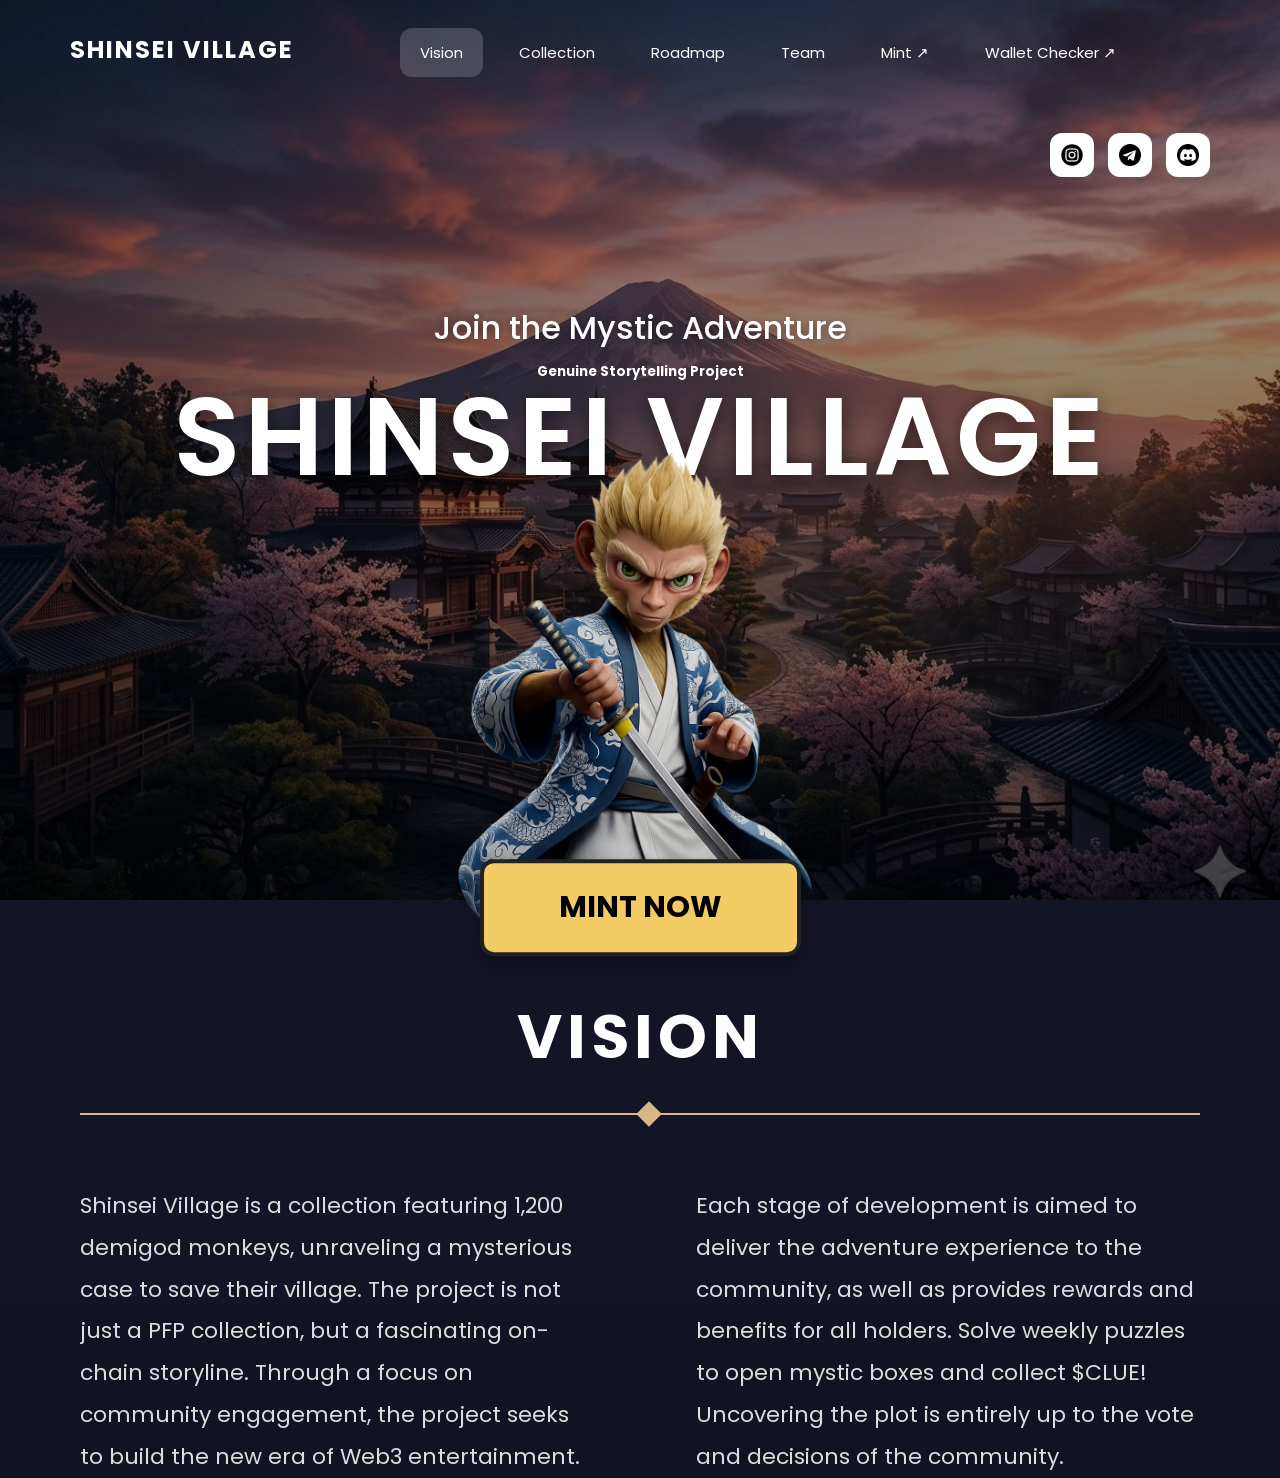
<file: design5/index5.html>
<!DOCTYPE html>
<html lang="en">

<head>
  <meta charset="UTF-8">
  <title>Shinsei Village</title>

  <link rel="preconnect" href="https://fonts.googleapis.com">
  <link rel="preconnect" href="https://fonts.gstatic.com" crossorigin>

  <link href="https://fonts.googleapis.com/css2?family=Poppins:wght@300;400;500;600;700&display=swap"
    rel="stylesheet">

  <link rel="stylesheet" href="style5.css">
</head>

<body>

  <!-- HERO SECTION -->
  <section class="hero">

    <!-- NAVBAR -->
    <nav>

      <div class="logo">
        SHINSEI VILLAGE
      </div>

      <div class="nav-links">
        <a href="#" class="active">Vision</a>
        <a href="#">Collection</a>
        <a href="#">Roadmap</a>
        <a href="#">Team</a>
        <a href="#">Mint ↗</a>
        <a href="#">Wallet Checker ↗</a>
      </div>

      <div class="social-icons">

        <a href="#">
          <img src="instagram.png" alt="">
        </a>

        <a href="#">
          <img src="telegram.png" alt="">
        </a>

        <a href="#">
          <img src="discord.png" alt="">
        </a>

      </div>

    </nav>


    <!-- HERO CONTENT -->
    <div class="hero-content">

      <h3>Join the Mystic Adventure </br> 
      <h5>Genuine Storytelling Project</h5>


      </h3>

      <h1>
        SHINSEI VILLAGE
      </h1>

      <!-- CHARACTER -->
      <img src="ChatGPT Image May 11, 2026, 07_26_05 AM.png" class="character">


      <!-- BUTTON -->
      <a href="#" class="mint-btn">MINT NOW</a>

    </div>

  </section>


  <!-- VISION SECTION -->
  <section class="vision">

    <h2>VISION</h2>

    <div class="line">
      <div class="diamond"></div>
    </div>


    <div class="vision-container">

      <div class="box left-box">
        <p>
          Shinsei Village is a collection featuring 1,200 demigod monkeys,
          unraveling a mysterious case to save their village. The project is
          not just a PFP collection, but a fascinating on-chain storyline.
          Through a focus on community engagement, the project seeks to build
          the new era of Web3 entertainment.
        </p>
      </div>


      <div class="box right-box">
        <p>
          Each stage of development is aimed to deliver the adventure
          experience to the community, as well as provides rewards and
          benefits for all holders. Solve weekly puzzles to open mystic
          boxes and collect $CLUE! Uncovering the plot is entirely up to
          the vote and decisions of the community.
        </p>
      </div>

    </div>

  </section>

</body>
</html>
</file>
<file: style1.css>
/* ================= RESET ================= */

*{
    margin: 0;
    padding: 0;

    box-sizing: border-box;
}



/* ================= BODY ================= */

body{
    background: black;

    color: white;

    font-family: Arial, sans-serif;

    padding: 30px 50px;
}



/* ================= NAVBAR ================= */

.navbar{
    display: flex;

    justify-content: space-between;

    align-items: center;
}



/* LOGO */

.logo{
    font-size: 38px;

    font-weight: bold;
}



/* MENU */

.menu{
    display: flex;

    gap: 60px;
}

.menu a{
    color: white;

    text-decoration: none;

    font-size: 20px;
}



/* BUTTON */

.btn{
    background: #111;

    color: white;

    border: none;

    padding: 18px 30px;

    border-radius: 12px;

    font-size: 18px;
}

.btn:hover{
    background: orangered;
}





/* ================= HERO ================= */

.hero{
    margin-top: 70px;

    text-align: center;

    position: relative;
}

.hero h1{
    font-size: 130px;

    font-weight: bold;
}





/* ================= CATEGORY BUTTONS ================= */

.categories{
    display: flex;

    justify-content: center;

    gap: 20px;

    margin-top: 40px;
}

.categories button{
    background: #111;

    color: white;

    border: none;

    padding: 16px 28px;

    border-radius: 30px;

    font-size: 18px;
}



/* ACTIVE BUTTON */

.active{
    background: orangered;
}



/* HOVER ONLY FOR OTHER BUTTONS */

.normal-btn:hover{
    background: orangered;
}





/* ================= CARDS SECTION ================= */

.cards-section{
    display: flex;

    justify-content: space-between;

    margin-top: 70px;
}





/* ================= CARD ================= */

.card{
    width: 31%;

    height: 560px;

    background: #0a0a0a;

    border-radius: 25px;

    position: relative;
}

.card:hover{
    margin-top: -10px;
}





/* IMAGE */

.card img{
    width: 100%;

    height: 320px;

    border-top-left-radius: 25px;

    border-top-right-radius: 25px;
}

.card img:hover{
    opacity: 0.7;
}





/* CONTENT */

.content{
    padding: 25px;

    position: relative;
}





/* TAG */

.tag{
    background: #251108;

    color: orange;

    padding: 10px 18px;

    border-radius: 20px;

    font-size: 15px;
}





/* HEADING */

.content h2{
    font-size: 42px;

    line-height: 1.1;

    margin-top: 25px;
}





/* DATE */

.content p{
    position: absolute;

    left: 25px;

    bottom: -60px;

    color: gray;

    font-size: 18px;
}
</file>
<file: style3.css>
/* RESET */

*{
    margin: 0;
    padding: 0;

    box-sizing: border-box;
}





/* BODY */

body{
    background: #eeeeee;

    font-family: Arial, sans-serif;

    padding: 30px;
}





/* MAIN CONTAINER */

.container{
    width: 100%;

    height: 940px;

    border-radius: 35px;

    overflow: hidden;

    display: flex;

    position: relative;

    box-shadow: 0px 10px 30px rgba(0,0,0,0.15);
}





/* LEFT SIDE */

.left-side{
    width: 62%;

    background: #953cb9;

    position: relative;
}





/* RIGHT SIDE */

.right-side{
    width: 38%;

    background: #f5e8c8;

    position: relative;
}





/* LOGO */
.logo{
    position: absolute;

    top: 35px;
    left: 40px;
}

.logo img{
    width: 280px;
}




/* CONTENT */

.content{
    position: absolute;

    top: 260px;
    left: 80px;
}

.content h3{
    font-size: 28px;

    letter-spacing: 12px;

    margin-bottom: 35px;
}

.content h1{
    font-size: 170px;

    font-weight: bold;

    margin-bottom: 40px;
}

.content p{
    width: 620px;

    font-size: 28px;

    line-height: 1.8;

    color: #222;
}





/* NUMBER SECTION */

.number{
    display: flex;

    align-items: center;

    gap: 25px;

    margin-top: 70px;
}

.line{
    width: 70px;
    height: 4px;

    background: black;
}

.number span{
    font-size: 40px;

    font-weight: bold;
}





/* MENU */

.menu{
    position: absolute;

    top: 60px;
    left: -180px;

    display: flex;

    gap: 45px;
}

.menu a{
    text-decoration: none;

    color: black;

    font-size: 26px;
}

.menu a:hover{
    color: #b06dc7;
}





/* MENU ICON */

.menu-icon{
    position: absolute;

    top: 55px;
    right: 60px;
}

.menu-icon span{
    display: block;

    width: 55px;
    height: 5px;

    background: black;

    margin-bottom: 12px;

    border-radius: 10px;
}





/* DOTS */

.dots{
    position: absolute;

    right: 50px;
    top: 420px;
}

.dots div{
    width: 18px;
    height: 18px;

    background: #f8c700;

    border-radius: 50%;

    margin-bottom: 28px;
}

.dots .black{
    background: black;
}





/* POKEMON IMAGE */

.pokemon-image{
    position: absolute;

    top: 120px;
    left: 630px;
}

.pokemon-image img{
    width: 950px;
}





/* POKEBALL */

.circle{
    width: 380px;
    height: 380px;

    border: 25px solid rgba(0,0,0,0.08);

    border-radius: 50%;

    position: absolute;

    left: 40px;
    bottom: -120px;
}

.circle::before{
    content: "";

    width: 380px;
    height: 25px;

    background: rgba(0,0,0,0.08);

    position: absolute;

    top: 170px;
    left: -25px;
}

.circle::after{
    content: "";

    width: 90px;
    height: 90px;

    border: 25px solid rgba(0,0,0,0.08);

    border-radius: 50%;

    position: absolute;

    top: 115px;
    left: 115px;
}
</file>
<file: style4.css>
/* RESET */

*{
    margin: 0;
    padding: 0;

    box-sizing: border-box;
}





/* BODY */

body{
    background: #f2f2f2;

    font-family: Arial, sans-serif;

    display: flex;

    justify-content: center;

    align-items: center;

    min-height: 100vh;
}





/* CONTAINER */

.container{
    width: 95%;

    height: 980px;

    display: flex;

    position: relative;

    overflow: hidden;

    border-radius: 30px;
}





/* LEFT SIDE */

.left-side{
    width: 50%;

    background: #f5f5f5;

    position: relative;
}





/* RIGHT SIDE */

.right-side{
    width: 50%;

    background: #c92f23;

    position: relative;

    color: white;
}





/* LOGO */

.logo{
    position: absolute;

    top: 40px;
    left: 50px;

    font-size: 40px;

    font-weight: bold;

    color: #0c2b23;
}





/* SEARCH */

.search-box{
    position: absolute;

    top: 35px;
    left: 270px;

    width: 350px;
    height: 65px;

    background: #ececec;

    border-radius: 40px;

    display: flex;

    align-items: center;

    gap: 20px;

    padding-left: 25px;

    transition: 0.3s;
}

.search-box:hover{
    background: #e2e2e2;
}

.search-box i{
    font-size: 25px;

    color: gray;
}

.search-box input{
    border: none;

    background: transparent;

    outline: none;

    font-size: 24px;
}





/* CLASSIFICATION */

.classification{
    position: absolute;

    left: -140px;

    top: 510px;

    transform: rotate(-90deg);
}

.classification h1{
    font-size: 80px;

    font-family: serif;

    font-style: italic;

    font-weight: normal;

    color: #0c2b23;
}





/* INFO */

.info{
    position: absolute;

    top: 250px;
    left: 250px;
}

.item{
    display: flex;

    gap: 25px;

    margin-bottom: 25px;
}

.dot{
    width: 12px;
    height: 12px;

    background: #c92f23;

    border-radius: 50%;

    margin-top: 15px;
}

.text h2{
    font-size: 22px;

    margin-bottom: 10px;
}

.text p{
    font-size: 20px;

    color: #333;
}

.line{
    width: 280px;
    height: 1px;

    background: #d9d9d9;

    margin-bottom: 25px;
}





/* MENU */

.menu{
    position: absolute;

    top: 50px;
    left: 120px;

    display: flex;

    gap: 50px;
}

.menu a{
    text-decoration: none;

    color: white;

    font-size: 22px;

    transition: 0.3s;
}

.menu a:hover{
    color: #ffe0a3;
}





/* TITLE */

.title{
    position: absolute;

    top: 170px;
    left: 180px;
}

.title h1{
    font-size: 82px;

    font-family: serif;

    font-weight: normal;

    line-height: 1.1;
}





/* DETAILS */

.details{
    position: absolute;

    top: 400px;
    left: 180px;

    display: flex;

    align-items: center;

    gap: 45px;
}





/* LEFT DETAILS */

.left-details{
    text-align: center;
}

.left-details i{
    font-size: 70px;

    margin-bottom: 20px;
}

.left-details p{
    font-size: 30px;
}





/* VERTICAL LINE */

.vertical-line{
    width: 1px;
    height: 200px;

    background: rgba(255,255,255,0.7);
}





/* RIGHT DETAILS */

.right-details{
    display: flex;

    flex-direction: column;

    gap: 30px;
}

.detail-item{
    display: flex;

    align-items: center;

    gap: 20px;
}

.detail-item i{
    font-size: 38px;

    color: #ffe0a3;
}

.detail-item h3{
    font-size: 22px;

    margin-bottom: 5px;
}

.detail-item p{
    font-size: 20px;
}





/* PRICE */

.price{
    position: absolute;

    top: 650px;
    left: 180px;

    font-size: 70px;

    font-weight: bold;

    color: #ffe0a3;
}





/* TOGGLES */

.toggle-box{
    display: flex;

    align-items: center;

    gap: 20px;

    position: absolute;

    left: 180px;
}

.first-toggle{
    top: 760px;
}

.second-toggle{
    top: 815px;
}

.toggle{
    width: 65px;
    height: 34px;

    background: #f1d8d0;

    border-radius: 30px;

    position: relative;

    transition: 0.3s;
}

.toggle:hover{
    background: white;
}

.circle{
    width: 26px;
    height: 26px;

    background: white;

    border-radius: 50%;

    position: absolute;

    top: 4px;
    left: 4px;
}

.toggle-box p{
    font-size: 20px;
}


/* BUTTON */

.btn{
    position: absolute;

    top: 870px;
    left: 180px;

    width: 320px;
    height: 80px;

    border: none;

    border-radius: 18px;

    background: #e8cf98;

    font-size: 28px;

    color: #222;

    transition: 0.3s;
}

.btn:hover{
    background: white;

    transform: scale(1.03);
}


/* CENTER IMAGE */

.center-image{
    position: absolute;

    left: 50%;

    top: 50%;

    transform: translate(-50%, -50%);

    z-index: 2;
}

.center-image img{
    height: 720px;
}
</file>
<file: style5.css>
*{
  margin:0;
  padding:0;
  box-sizing:border-box;
}

body{
  font-family:'Poppins',sans-serif;
  background:#121322;
  color:white;
  overflow-x:hidden;
}

/* HERO */

.hero{
  width:100%;
  height:100vh;
  position:relative;

  background:
  linear-gradient(rgba(0,0,0,0.35),rgba(0,0,0,0.55)),
  url("image_b4ed29fe.png");

  background-size:cover;
  background-position:center;
}


/* NAVBAR */

nav{
  width:100%;
  height:100px;
  padding:0 70px;
  position:relative;
  z-index:10;
}

.logo{
  float:left;
  line-height:100px;
  font-size:24px;
  font-weight:700;
  letter-spacing:2px;
}


/* NAV LINKS */

.nav-links{
  float:left;
  margin-left:100px;
}

.nav-links a{
  display:inline-block;
  color:white;
  text-decoration:none;
  margin:28px 6px;
  padding:13px 20px;
  border-radius:12px;
  font-size:15px;
  transition:0.3s;
}

.nav-links a:hover,
.nav-links .active{
  background:rgba(255,255,255,0.18);
  backdrop-filter:blur(10px);
}


/* SOCIAL ICONS */

.social-icons{
  float:right;
  margin-top:28px;
}

.social-icons a{
  width:44px;
  height:44px;
  display:inline-block;
  background:white;
  border-radius:12px;
  text-align:center;
  line-height:44px;
  margin-left:10px;
  transition:0.3s;
}

.social-icons a:hover{
  transform:translateY(-3px);
}

.social-icons img{
  width:22px;
  margin-top:11px;
}


/* HERO CONTENT */

.hero-content{
  width:100%;
  text-align:center;
  position:absolute;
  top:70%;
  left:50%;
  transform:translate(-50%,-50%);
}

.hero-content h3{
  font-size:32px;
  font-weight:500;
  margin-bottom:10px;
  text-shadow:0 2px 8px rgba(0,0,0,0.4);
}

.hero-content h1{
    font-family:'Poppins',sans-serif;
  font-size:110px;
  line-height:1;
  letter-spacing:4px;
  font-weight:600;
  text-shadow:0 4px 20px rgba(0,0,0,0.6);
  position:relative absolute;
  z-index:1;
}

.hero-content h1 span{
  color:#f2f2f2;
}



/* CHARACTER */

.character{
  width:700px;
  display:block;
  margin:-40px auto -20px;
  position:relative;
  z-index:10;
}


/* BUTTON */

.mint-btn{
  display:inline-block;
  position:relative;
  z-index:20;
  margin-top:-260px;
  background:#f4cc65;
  color:black;
  text-decoration:none;
  padding:22px 75px;
  font-size:30px;
  font-weight:700;
  border-radius:14px;
  border:4px solid #222;
  box-shadow:0 8px 20px rgba(0,0,0,0.35);
  transition:0.3s;
}

.mint-btn:hover{
  transform:scale(1.04);
}


/* VISION */

.vision{
  width:100%;
  background:#141427;
  padding:90px 80px 120px;
}

.vision h2{
  text-align:center;
  font-size:62px;
  letter-spacing:5px;
  margin-bottom:30px;
}


/* LINE */

.line{
  width:100%;
  height:2px;
  background:#d6b786;
  position:relative;
  margin-bottom:70px;
}

.diamond{
  width:18px;
  height:18px;
  background:#d6b786;
  position:absolute;
  left:50%;
  top:-8px;
  transform:rotate(45deg);
}


/* CONTENT */

.vision-container{
  width:100%;
}

.box{
  width:45%;
}

.left-box{
  float:left;
}

.right-box{
  float:right;
}

.box p{
  color:#dddddd;
  font-size:22px;
  line-height:1.9;
}
</file>
<file: design2/style1.css>
/* ================= RESET ================= */

*{
    margin: 0;
    padding: 0;

    box-sizing: border-box;
}



/* ================= BODY ================= */

body{
    background: black;

    color: white;

    font-family: Arial, sans-serif;

    padding: 30px 50px;
}



/* ================= NAVBAR ================= */

.navbar{
    display: flex;

    justify-content: space-between;

    align-items: center;
}



/* LOGO */

.logo{
    font-size: 38px;

    font-weight: bold;
}



/* MENU */

.menu{
    display: flex;

    gap: 60px;
}

.menu a{
    color: white;

    text-decoration: none;

    font-size: 20px;
}



/* BUTTON */

.btn{
    background: #111;

    color: white;

    border: none;

    padding: 18px 30px;

    border-radius: 12px;

    font-size: 18px;
}

.btn:hover{
    background: orangered;
}





/* ================= HERO ================= */

.hero{
    margin-top: 70px;

    text-align: center;

    position: relative;
}

.hero h1{
    font-size: 130px;

    font-weight: bold;
}





/* ================= CATEGORY BUTTONS ================= */

.categories{
    display: flex;

    justify-content: center;

    gap: 20px;

    margin-top: 40px;
}

.categories button{
    background: #111;

    color: white;

    border: none;

    padding: 16px 28px;

    border-radius: 30px;

    font-size: 18px;
}



/* ACTIVE BUTTON */

.active{
    background: orangered;
}



/* HOVER ONLY FOR OTHER BUTTONS */

.normal-btn:hover{
    background: orangered;
}





/* ================= CARDS SECTION ================= */

.cards-section{
    display: flex;

    justify-content: space-between;

    margin-top: 70px;
}





/* ================= CARD ================= */

.card{
    width: 31%;

    height: 560px;

    background: #0a0a0a;

    border-radius: 25px;

    position: relative;
}

.card:hover{
    margin-top: -10px;
}





/* IMAGE */

.card img{
    width: 100%;

    height: 320px;

    border-top-left-radius: 25px;

    border-top-right-radius: 25px;
}

.card img:hover{
    opacity: 0.7;
}





/* CONTENT */

.content{
    padding: 25px;

    position: relative;
}





/* TAG */

.tag{
    background: #251108;

    color: orange;

    padding: 10px 18px;

    border-radius: 20px;

    font-size: 15px;
}





/* HEADING */

.content h2{
    font-size: 42px;

    line-height: 1.1;

    margin-top: 25px;
}





/* DATE */

.content p{
    position: absolute;

    left: 25px;

    bottom: -60px;

    color: gray;

    font-size: 18px;
}
</file>
<file: design3/style3.css>
/* RESET */

*{
    margin: 0;
    padding: 0;

    box-sizing: border-box;
}





/* BODY */

body{
    background: #eeeeee;

    font-family: Arial, sans-serif;

    padding: 30px;
}





/* MAIN CONTAINER */

.container{
    width: 100%;

    height: 940px;

    border-radius: 35px;

    overflow: hidden;

    display: flex;

    position: relative;

    box-shadow: 0px 10px 30px rgba(0,0,0,0.15);
}





/* LEFT SIDE */

.left-side{
    width: 62%;

    background: #953cb9;

    position: relative;
}





/* RIGHT SIDE */

.right-side{
    width: 38%;

    background: #f5e8c8;

    position: relative;
}





/* LOGO */
.logo{
    position: absolute;

    top: 35px;
    left: 40px;
}

.logo img{
    width: 280px;
}




/* CONTENT */

.content{
    position: absolute;

    top: 260px;
    left: 80px;
}

.content h3{
    font-size: 28px;

    letter-spacing: 12px;

    margin-bottom: 35px;
}

.content h1{
    font-size: 170px;

    font-weight: bold;

    margin-bottom: 40px;
}

.content p{
    width: 620px;

    font-size: 28px;

    line-height: 1.8;

    color: #222;
}





/* NUMBER SECTION */

.number{
    display: flex;

    align-items: center;

    gap: 25px;

    margin-top: 70px;
}

.line{
    width: 70px;
    height: 4px;

    background: black;
}

.number span{
    font-size: 40px;

    font-weight: bold;
}





/* MENU */

.menu{
    position: absolute;

    top: 60px;
    left: -180px;

    display: flex;

    gap: 45px;
}

.menu a{
    text-decoration: none;

    color: black;

    font-size: 26px;
}

.menu a:hover{
    color: #b06dc7;
}





/* MENU ICON */

.menu-icon{
    position: absolute;

    top: 55px;
    right: 60px;
}

.menu-icon span{
    display: block;

    width: 55px;
    height: 5px;

    background: black;

    margin-bottom: 12px;

    border-radius: 10px;
}





/* DOTS */

.dots{
    position: absolute;

    right: 50px;
    top: 420px;
}

.dots div{
    width: 18px;
    height: 18px;

    background: #f8c700;

    border-radius: 50%;

    margin-bottom: 28px;
}

.dots .black{
    background: black;
}





/* POKEMON IMAGE */

.pokemon-image{
    position: absolute;

    top: 120px;
    left: 630px;
}

.pokemon-image img{
    width: 950px;
}





/* POKEBALL */

.circle{
    width: 380px;
    height: 380px;

    border: 25px solid rgba(0,0,0,0.08);

    border-radius: 50%;

    position: absolute;

    left: 40px;
    bottom: -120px;
}

.circle::before{
    content: "";

    width: 380px;
    height: 25px;

    background: rgba(0,0,0,0.08);

    position: absolute;

    top: 170px;
    left: -25px;
}

.circle::after{
    content: "";

    width: 90px;
    height: 90px;

    border: 25px solid rgba(0,0,0,0.08);

    border-radius: 50%;

    position: absolute;

    top: 115px;
    left: 115px;
}
</file>
<file: design4/style4.css>
/* RESET */

*{
    margin: 0;
    padding: 0;

    box-sizing: border-box;
}





/* BODY */

body{
    background: #f2f2f2;

    font-family: Arial, sans-serif;

    display: flex;

    justify-content: center;

    align-items: center;

    min-height: 100vh;
}





/* CONTAINER */

.container{
    width: 95%;

    height: 980px;

    display: flex;

    position: relative;

    overflow: hidden;

    border-radius: 30px;
}





/* LEFT SIDE */

.left-side{
    width: 50%;

    background: #f5f5f5;

    position: relative;
}





/* RIGHT SIDE */

.right-side{
    width: 50%;

    background: #c92f23;

    position: relative;

    color: white;
}





/* LOGO */

.logo{
    position: absolute;

    top: 40px;
    left: 50px;

    font-size: 40px;

    font-weight: bold;

    color: #0c2b23;
}





/* SEARCH */

.search-box{
    position: absolute;

    top: 35px;
    left: 270px;

    width: 350px;
    height: 65px;

    background: #ececec;

    border-radius: 40px;

    display: flex;

    align-items: center;

    gap: 20px;

    padding-left: 25px;

    transition: 0.3s;
}

.search-box:hover{
    background: #e2e2e2;
}

.search-box i{
    font-size: 25px;

    color: gray;
}

.search-box input{
    border: none;

    background: transparent;

    outline: none;

    font-size: 24px;
}





/* CLASSIFICATION */

.classification{
    position: absolute;

    left: -140px;

    top: 510px;

    transform: rotate(-90deg);
}

.classification h1{
    font-size: 80px;

    font-family: serif;

    font-style: italic;

    font-weight: normal;

    color: #0c2b23;
}





/* INFO */

.info{
    position: absolute;

    top: 250px;
    left: 250px;
}

.item{
    display: flex;

    gap: 25px;

    margin-bottom: 25px;
}

.dot{
    width: 12px;
    height: 12px;

    background: #c92f23;

    border-radius: 50%;

    margin-top: 15px;
}

.text h2{
    font-size: 22px;

    margin-bottom: 10px;
}

.text p{
    font-size: 20px;

    color: #333;
}

.line{
    width: 280px;
    height: 1px;

    background: #d9d9d9;

    margin-bottom: 25px;
}





/* MENU */

.menu{
    position: absolute;

    top: 50px;
    left: 120px;

    display: flex;

    gap: 50px;
}

.menu a{
    text-decoration: none;

    color: white;

    font-size: 22px;

    transition: 0.3s;
}

.menu a:hover{
    color: #ffe0a3;
}





/* TITLE */

.title{
    position: absolute;

    top: 170px;
    left: 180px;
}

.title h1{
    font-size: 82px;

    font-family: serif;

    font-weight: normal;

    line-height: 1.1;
}





/* DETAILS */

.details{
    position: absolute;

    top: 400px;
    left: 180px;

    display: flex;

    align-items: center;

    gap: 45px;
}





/* LEFT DETAILS */

.left-details{
    text-align: center;
}

.left-details i{
    font-size: 70px;

    margin-bottom: 20px;
}

.left-details p{
    font-size: 30px;
}





/* VERTICAL LINE */

.vertical-line{
    width: 1px;
    height: 200px;

    background: rgba(255,255,255,0.7);
}





/* RIGHT DETAILS */

.right-details{
    display: flex;

    flex-direction: column;

    gap: 30px;
}

.detail-item{
    display: flex;

    align-items: center;

    gap: 20px;
}

.detail-item i{
    font-size: 38px;

    color: #ffe0a3;
}

.detail-item h3{
    font-size: 22px;

    margin-bottom: 5px;
}

.detail-item p{
    font-size: 20px;
}





/* PRICE */

.price{
    position: absolute;

    top: 650px;
    left: 180px;

    font-size: 70px;

    font-weight: bold;

    color: #ffe0a3;
}





/* TOGGLES */

.toggle-box{
    display: flex;

    align-items: center;

    gap: 20px;

    position: absolute;

    left: 180px;
}

.first-toggle{
    top: 760px;
}

.second-toggle{
    top: 815px;
}

.toggle{
    width: 65px;
    height: 34px;

    background: #f1d8d0;

    border-radius: 30px;

    position: relative;

    transition: 0.3s;
}

.toggle:hover{
    background: white;
}

.circle{
    width: 26px;
    height: 26px;

    background: white;

    border-radius: 50%;

    position: absolute;

    top: 4px;
    left: 4px;
}

.toggle-box p{
    font-size: 20px;
}


/* BUTTON */

.btn{
    position: absolute;

    top: 870px;
    left: 180px;

    width: 320px;
    height: 80px;

    border: none;

    border-radius: 18px;

    background: #e8cf98;

    font-size: 28px;

    color: #222;

    transition: 0.3s;
}

.btn:hover{
    background: white;

    transform: scale(1.03);
}


/* CENTER IMAGE */

.center-image{
    position: absolute;

    left: 50%;

    top: 50%;

    transform: translate(-50%, -50%);

    z-index: 2;
}

.center-image img{
    height: 720px;
}
</file>
<file: design5/style5.css>
*{
  margin:0;
  padding:0;
  box-sizing:border-box;
}

body{
  font-family:'Poppins',sans-serif;
  background:#121322;
  color:white;
  overflow-x:hidden;
}

/* HERO */

.hero{
  width:100%;
  height:100vh;
  position:relative;

  background:
  linear-gradient(rgba(0,0,0,0.35),rgba(0,0,0,0.55)),
  url("image_b4ed29fe.png");

  background-size:cover;
  background-position:center;
}


/* NAVBAR */

nav{
  width:100%;
  height:100px;
  padding:0 70px;
  position:relative;
  z-index:10;
}

.logo{
  float:left;
  line-height:100px;
  font-size:24px;
  font-weight:700;
  letter-spacing:2px;
}


/* NAV LINKS */

.nav-links{
  float:left;
  margin-left:100px;
}

.nav-links a{
  display:inline-block;
  color:white;
  text-decoration:none;
  margin:28px 6px;
  padding:13px 20px;
  border-radius:12px;
  font-size:15px;
  transition:0.3s;
}

.nav-links a:hover,
.nav-links .active{
  background:rgba(255,255,255,0.18);
  backdrop-filter:blur(10px);
}


/* SOCIAL ICONS */

.social-icons{
  float:right;
  margin-top:28px;
}

.social-icons a{
  width:44px;
  height:44px;
  display:inline-block;
  background:white;
  border-radius:12px;
  text-align:center;
  line-height:44px;
  margin-left:10px;
  transition:0.3s;
}

.social-icons a:hover{
  transform:translateY(-3px);
}

.social-icons img{
  width:22px;
  margin-top:11px;
}


/* HERO CONTENT */

.hero-content{
  width:100%;
  text-align:center;
  position:absolute;
  top:70%;
  left:50%;
  transform:translate(-50%,-50%);
}

.hero-content h3{
  font-size:32px;
  font-weight:500;
  margin-bottom:10px;
  text-shadow:0 2px 8px rgba(0,0,0,0.4);
}

.hero-content h1{
    font-family:'Poppins',sans-serif;
  font-size:110px;
  line-height:1;
  letter-spacing:4px;
  font-weight:600;
  text-shadow:0 4px 20px rgba(0,0,0,0.6);
  position:relative absolute;
  z-index:1;
}

.hero-content h1 span{
  color:#f2f2f2;
}



/* CHARACTER */

.character{
  width:700px;
  display:block;
  margin:-40px auto -20px;
  position:relative;
  z-index:10;
}


/* BUTTON */

.mint-btn{
  display:inline-block;
  position:relative;
  z-index:20;
  margin-top:-260px;
  background:#f4cc65;
  color:black;
  text-decoration:none;
  padding:22px 75px;
  font-size:30px;
  font-weight:700;
  border-radius:14px;
  border:4px solid #222;
  box-shadow:0 8px 20px rgba(0,0,0,0.35);
  transition:0.3s;
}

.mint-btn:hover{
  transform:scale(1.04);
}


/* VISION */

.vision{
  width:100%;
  background:#141427;
  padding:90px 80px 120px;
}

.vision h2{
  text-align:center;
  font-size:62px;
  letter-spacing:5px;
  margin-bottom:30px;
}


/* LINE */

.line{
  width:100%;
  height:2px;
  background:#d6b786;
  position:relative;
  margin-bottom:70px;
}

.diamond{
  width:18px;
  height:18px;
  background:#d6b786;
  position:absolute;
  left:50%;
  top:-8px;
  transform:rotate(45deg);
}


/* CONTENT */

.vision-container{
  width:100%;
}

.box{
  width:45%;
}

.left-box{
  float:left;
}

.right-box{
  float:right;
}

.box p{
  color:#dddddd;
  font-size:22px;
  line-height:1.9;
}
</file>
